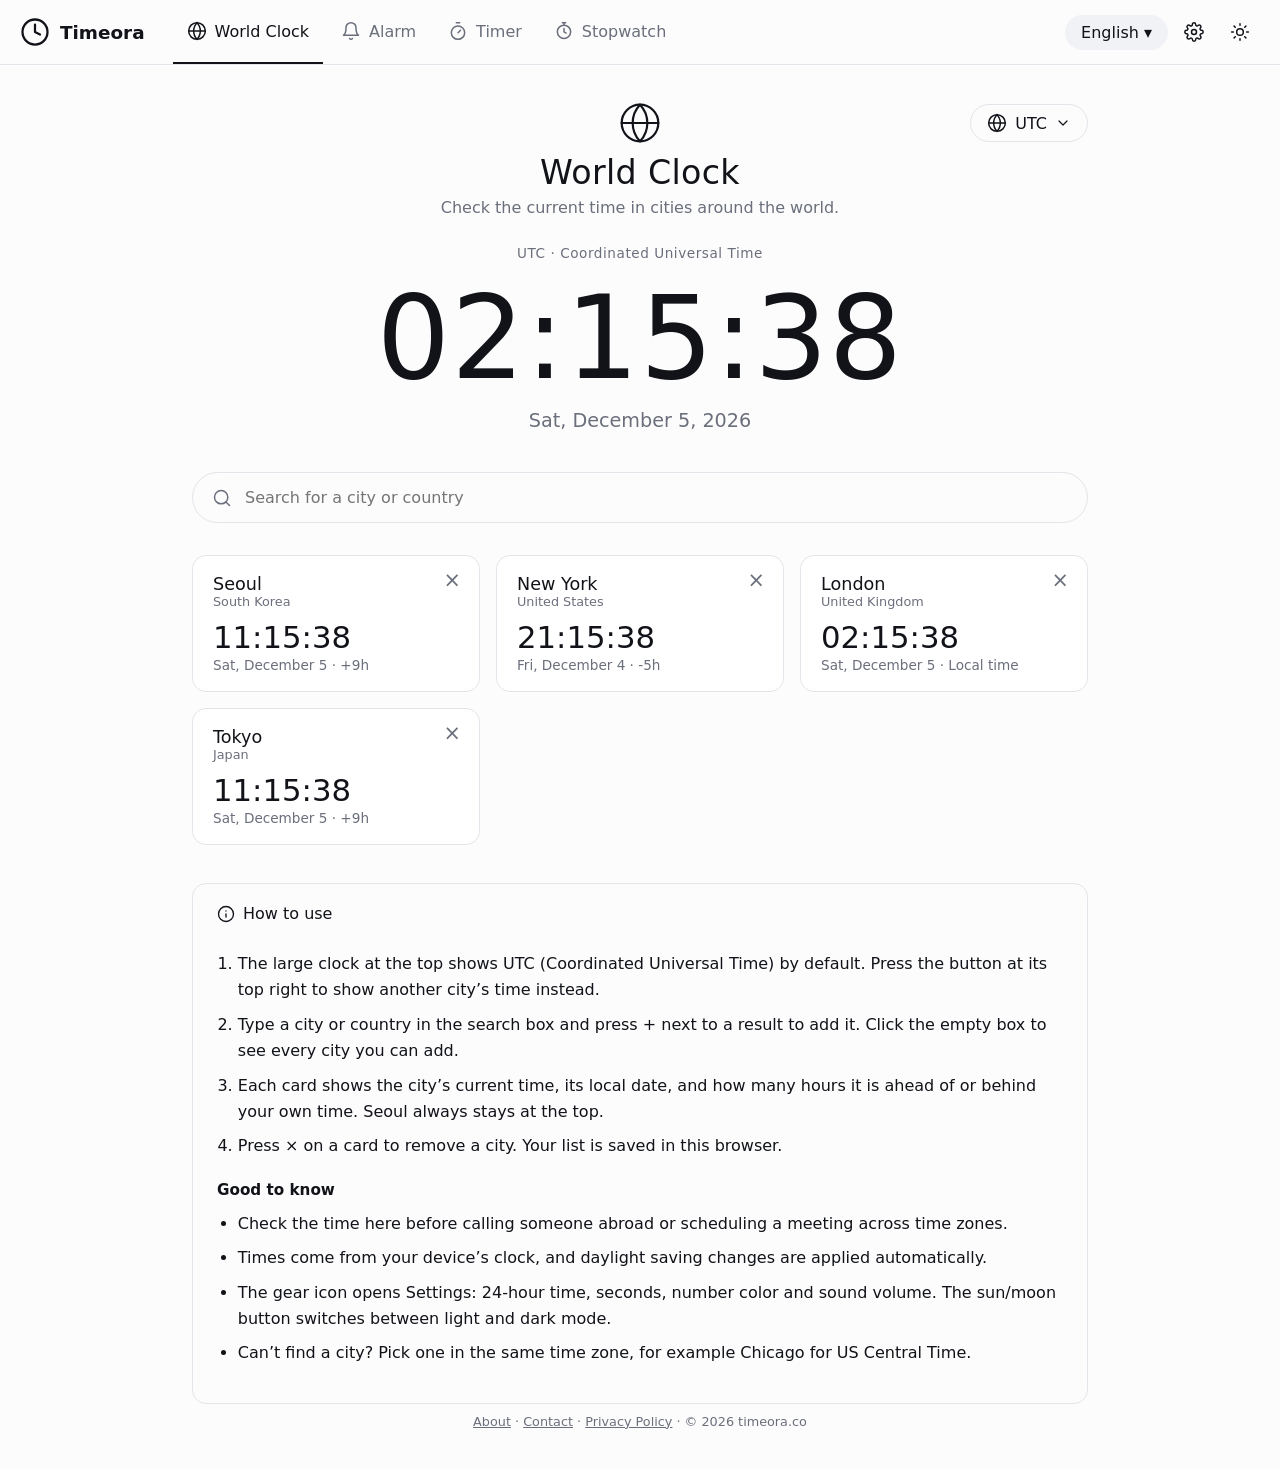
<file: index.html>
<!DOCTYPE html>
<html lang="en">
<head>
<link rel="icon" type="image/png" href="/favicon.png">
<meta charset="utf-8">
<meta name="viewport" content="width=device-width, initial-scale=1">
<title>Timeora: 현재 시간 - UTC &amp; 세계 시간</title>
<link rel="canonical" href="https://timeora.co/">
<meta name="description" content="Check the current time in UTC and 60+ cities worldwide with Timeora's free online world clock. UTC와 전 세계 60개 이상의 도시 시간을 무료로 확인하세요.">
<!-- Paste your Google AdSense snippet here, inside <head>, after your account is created -->
<link rel="stylesheet" href="style.css">
</head>
<body>
<svg width="0" height="0" style="position:absolute" aria-hidden="true"><symbol id="i-clock" viewBox="0 0 24 24"><circle cx="12" cy="12" r="10"/><path d="M12 6v6l4 2"/></symbol><symbol id="i-globe" viewBox="0 0 24 24"><circle cx="12" cy="12" r="10"/><path d="M12 2a14.5 14.5 0 0 0 0 20 14.5 14.5 0 0 0 0-20"/><path d="M2 12h20"/></symbol><symbol id="i-bell" viewBox="0 0 24 24"><path d="M6 8a6 6 0 0 1 12 0c0 7 3 9 3 9H3s3-2 3-9"/><path d="M10.3 21a1.94 1.94 0 0 0 3.4 0"/></symbol><symbol id="i-timer" viewBox="0 0 24 24"><path d="M10 2h4"/><path d="M12 14l3-3"/><circle cx="12" cy="14" r="8"/></symbol><symbol id="i-stopwatch" viewBox="0 0 24 24"><circle cx="12" cy="13" r="8"/><path d="M12 9v4l2.5 1.5"/><path d="M10 2h4"/><path d="M12 2v3"/></symbol><symbol id="i-gear" viewBox="0 0 24 24"><circle cx="12" cy="12" r="3"/><path d="M19.4 15a1.65 1.65 0 0 0 .33 1.82l.06.06a2 2 0 1 1-2.83 2.83l-.06-.06a1.65 1.65 0 0 0-1.82-.33 1.65 1.65 0 0 0-1 1.51V21a2 2 0 1 1-4 0v-.09A1.65 1.65 0 0 0 9 19.4a1.65 1.65 0 0 0-1.82.33l-.06.06a2 2 0 1 1-2.83-2.83l.06-.06A1.65 1.65 0 0 0 4.68 15a1.65 1.65 0 0 0-1.51-1H3a2 2 0 1 1 0-4h.09A1.65 1.65 0 0 0 4.6 9a1.65 1.65 0 0 0-.33-1.82l-.06-.06a2 2 0 1 1 2.83-2.83l.06.06A1.65 1.65 0 0 0 9 4.68a1.65 1.65 0 0 0 1-1.51V3a2 2 0 1 1 4 0v.09a1.65 1.65 0 0 0 1 1.51 1.65 1.65 0 0 0 1.82-.33l.06-.06a2 2 0 1 1 2.83 2.83l-.06.06A1.65 1.65 0 0 0 19.4 9a1.65 1.65 0 0 0 1.51 1H21a2 2 0 1 1 0 4h-.09a1.65 1.65 0 0 0-1.51 1z"/></symbol><symbol id="i-sun" viewBox="0 0 24 24"><circle cx="12" cy="12" r="4"/><path d="M12 2v2M12 20v2M4.93 4.93l1.41 1.41M17.66 17.66l1.41 1.41M2 12h2M20 12h2M4.93 19.07l1.41-1.41M17.66 6.34l1.41-1.41"/></symbol><symbol id="i-moon" viewBox="0 0 24 24"><path d="M21 12.79A9 9 0 1 1 11.21 3 7 7 0 0 0 21 12.79z"/></symbol><symbol id="i-search" viewBox="0 0 24 24"><circle cx="11" cy="11" r="8"/><path d="m21 21-4.3-4.3"/></symbol><symbol id="i-plus" viewBox="0 0 24 24"><circle cx="12" cy="12" r="10"/><path d="M12 8v8M8 12h8"/></symbol><symbol id="i-info" viewBox="0 0 24 24"><circle cx="12" cy="12" r="10"/><path d="M12 16v-4M12 8h.01"/></symbol><symbol id="i-chev" viewBox="0 0 24 24"><path d="m6 9 6 6 6-6"/></symbol><symbol id="i-play" viewBox="0 0 24 24"><polygon points="7 4 20 12 7 20 7 4"/></symbol></svg>
<div class="topbar"><div class="topin">
<a class="brand" href="index.html"><svg class="ic" aria-hidden="true"><use href="#i-clock"/></svg><span>Timeora</span></a>
<nav role="tablist">
<a href="index.html" data-tab="world" aria-current="page"><svg class="ic" aria-hidden="true"><use href="#i-globe"/></svg><span data-i18n="world">World Clock</span></a>
<a href="alarm.html" data-tab="alarm"><svg class="ic" aria-hidden="true"><use href="#i-bell"/></svg><span data-i18n="alarm">Alarm</span></a>
<a href="timer.html" data-tab="timer"><svg class="ic" aria-hidden="true"><use href="#i-timer"/></svg><span data-i18n="timer">Timer</span></a>
<a href="stopwatch.html" data-tab="stopwatch"><svg class="ic" aria-hidden="true"><use href="#i-stopwatch"/></svg><span data-i18n="stopwatch">Stopwatch</span></a>
</nav>
<div class="tools"><button id="langBtn" class="pill"></button><button id="setBtn" class="iconbtn" aria-haspopup="dialog" aria-label="Settings"><svg class="ic" aria-hidden="true"><use href="#i-gear"/></svg></button><button id="themeBtn" class="iconbtn" aria-label="Theme"><svg class="ic" aria-hidden="true"><use id="themeUse" href="#i-sun"/></svg></button></div>
</div></div>
<div class="layout">
<div class="wrap">
<main>
<section id="world" class="panel">
<div class="pagehead"><span class="hicon"><svg class="ic" aria-hidden="true"><use href="#i-globe"/></svg></span><h1 data-i18n="world">World Clock</h1><p data-i18n="subWorld">Check the current time in cities around the world.</p></div>
<div class="mainpick"><button type="button" id="mainBtn" class="pill"><svg class="ic" aria-hidden="true"><use href="#i-globe"/></svg><span id="mainName"></span><svg class="ic chev" aria-hidden="true"><use href="#i-chev"/></svg></button><div id="mainMenu" class="results" hidden><input type="search" id="mainSearch" autocomplete="off" data-i18n-ph="searchCity" placeholder="Search for a city or country"><div id="mainList"></div></div></div>
<div class="tzlabel" id="mainLbl"></div><div class="nowclock big" id="mainClock" data-tz="UTC"></div><div class="nowdate" id="mainDate" data-tz="UTC"></div>
<div class="search"><svg class="ic" aria-hidden="true"><use href="#i-search"/></svg><input type="search" id="citySearch" autocomplete="off" data-i18n-ph="searchCity" placeholder="Search for a city or country"><div id="cityResults" class="results" hidden></div></div>
<div id="worldList"></div>
<div class="info"><div class="infohead"><svg class="ic" aria-hidden="true"><use href="#i-info"/></svg><span data-i18n="more">How to use</span></div><div class="infobody"><div class="guide-wrap"><div class="guide" lang="en"><ol><li>The large clock at the top shows UTC (Coordinated Universal Time) by default. Press the button at its top right to show another city’s time instead.</li><li>Type a city or country in the search box and press + next to a result to add it. Click the empty box to see every city you can add.</li><li>Each card shows the city’s current time, its local date, and how many hours it is ahead of or behind your own time. Seoul always stays at the top.</li><li>Press × on a card to remove a city. Your list is saved in this browser.</li></ol><h3>Good to know</h3><ul><li>Check the time here before calling someone abroad or scheduling a meeting across time zones.</li><li>Times come from your device’s clock, and daylight saving changes are applied automatically.</li><li>The gear icon opens Settings: 24-hour time, seconds, number color and sound volume. The sun/moon button switches between light and dark mode.</li><li>Can’t find a city? Pick one in the same time zone, for example Chicago for US Central Time.</li></ul></div><div class="guide" lang="ko" hidden><ol><li>맨 위의 큰 시계는 기본으로 전 세계 기준 시각인 UTC(세계협정시)를 표시합니다. 오른쪽 위의 버튼을 누르면 원하는 도시의 시간으로 바꿀 수 있습니다.</li><li>검색창에 도시나 국가 이름을 입력하고, 결과 옆의 +를 누르면 추가됩니다. 검색창을 비운 채로 누르면 추가할 수 있는 모든 도시가 나옵니다.</li><li>카드마다 그 도시의 현재 시각, 현지 날짜, 내 시간보다 몇 시간 빠르거나 늦은지가 표시됩니다. 서울은 항상 맨 위에 있습니다.</li><li>카드의 ×를 누르면 도시가 삭제됩니다. 목록은 이 브라우저에 저장됩니다.</li></ol><h3>알아두면 좋은 점</h3><ul><li>해외에 전화하거나 시간대가 다른 사람과 회의 일정을 잡기 전에 시간을 확인할 수 있습니다.</li><li>시간은 사용 중인 기기의 시계를 기준으로 하며, 서머타임 변경은 자동으로 반영됩니다.</li><li>설정(톱니바퀴 아이콘)에서 24시간제, 초 표시, 숫자 색상, 소리 크기를 바꿀 수 있습니다. 해/달 버튼으로 라이트·다크 모드를 전환할 수 있습니다.</li><li>찾는 도시가 없다면 같은 시간대의 다른 도시를 선택하면 됩니다. 예를 들어 미국 중부 시간은 시카고로 확인할 수 있습니다.</li></ul></div></div></div></div>
</section>
</main>
<footer><a href="about.html" id="fa">About</a> &middot; <a href="contact.html" data-i18n="contact">Contact</a> &middot; <a href="privacy.html" data-i18n="privacy">Privacy Policy</a> &middot; &copy; 2026 timeora.co</footer>
</div>
</div>
<div id="settings" hidden role="dialog" aria-modal="true" aria-labelledby="setTitle"><div class="box">
<div class="sethead"><h2 id="setTitle" data-i18n="settings">Settings</h2><button id="setClose" class="x" aria-label="Close">&times;</button></div>
<div class="field"><label for="sH24" data-i18n="use24">24-hour time</label><input type="checkbox" id="sH24" class="sw"></div>
<div class="field"><label for="sSec" data-i18n="showSec">Show seconds</label><input type="checkbox" id="sSec" class="sw"></div>
<div class="field col"><span data-i18n="numColor">Number color</span><div id="swatches" class="swatches"></div></div>
<div class="field"><label for="sVol" data-i18n="volume">Volume</label><input type="range" id="sVol" min="0" max="100" step="5"></div>
<button id="sReset" class="pill" data-i18n="resetAll">Reset to defaults</button>
</div></div>
<div id="ring" hidden role="alertdialog" aria-labelledby="ringTitle"><div class="box"><h2 id="ringTitle"></h2><div class="btns"><button id="snooze" class="pill" data-i18n="snooze">Snooze 9 min</button><button id="stop" class="pill solid" data-i18n="stop">Stop</button></div></div></div>
<script src="langs.js"></script>
<script src="app.js"></script>
<script>
(function(){const link=document.getElementById('fa');if(!link)return;function update(){link.textContent=pickLang()==='ko'?'소개':'About'}update();const original=LSTORE.set.bind(LSTORE);LSTORE.set=function(v){original(v);update()}})();
</script>
</body>
</html>
</file>
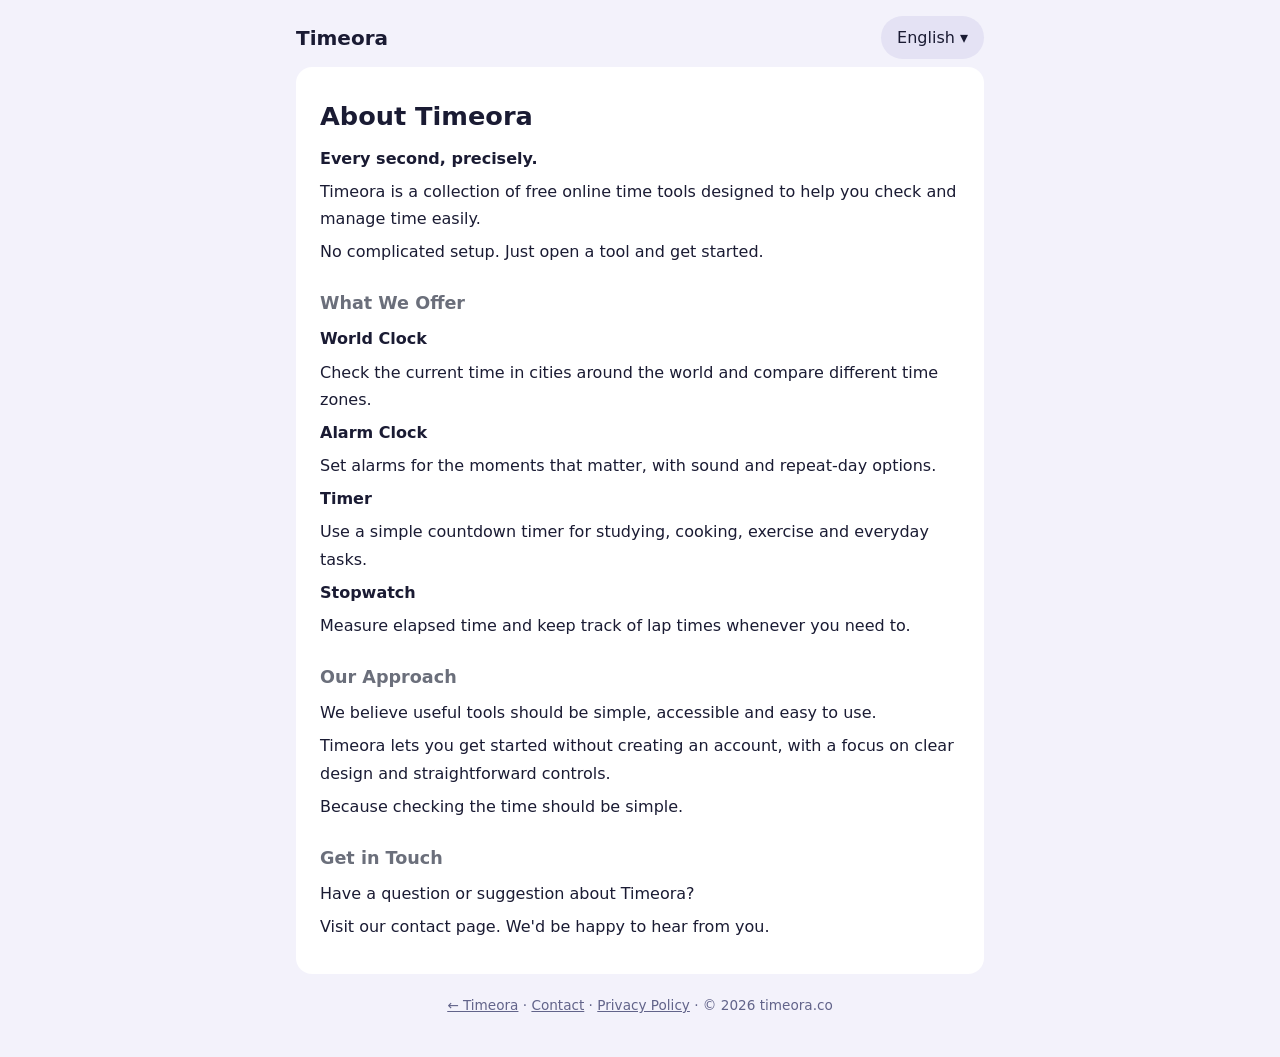
<file: about.html>
<!DOCTYPE html>
<html lang="en">
<head>
<link rel="icon" type="image/png" href="/favicon.png">
<meta charset="utf-8">
<meta name="viewport" content="width=device-width, initial-scale=1">
<link rel="canonical" href="https://timeora.co/about.html">
<title>About Timeora</title>
<meta name="description" content="Learn about Timeora, free online tools for world time, alarms, timers and stopwatch.">
<style>
:root{--bg:#14162b;--card:#1e2140;--card2:#2a2e57;--text:#eceaf6;--sub:#9a9cc0;--gray:#a3a5b8;--accent:#eceaf6;color-scheme:dark}
@media(prefers-color-scheme:light){:root{--bg:#f3f2fb;--card:#fff;--card2:#e4e2f4;--text:#1a1b33;--sub:#62648a;--gray:#6b6f7b;--accent:#1a1b33;color-scheme:light}}
*{box-sizing:border-box}
[hidden]{display:none!important}
body{margin:0;background:var(--bg);color:var(--text);font-family:"Avenir Next","Segoe UI",system-ui,-apple-system,sans-serif;line-height:1.7}
.wrap{max-width:720px;margin:0 auto;padding:16px 16px 40px}
header{display:flex;justify-content:space-between;align-items:center;margin-bottom:8px}
header a{color:var(--text);font-weight:600;font-size:1.25rem;text-decoration:none}
button{font:inherit;color:inherit;border:0;cursor:pointer;background:var(--card2);padding:8px 16px;border-radius:999px}
:focus-visible{outline:2px solid var(--gray);outline-offset:2px}
main{background:var(--card);border-radius:16px;padding:8px 24px 28px}
h1{font-size:1.6rem;margin:20px 0 4px}
h2{font-size:1.1rem;margin:24px 0 4px;color:var(--gray);font-weight:700}
p{margin:6px 0}
a{color:var(--accent);text-decoration:underline}
footer{text-align:center;margin-top:20px;font-size:.85rem;color:var(--sub)}
footer a{color:var(--sub)}
</style>
</head>
<body>
<div class="wrap">
<header><a href="index.html">Timeora</a><button id="langBtn"></button></header>
<main>

<div id="en" lang="en">
<h1>About Timeora</h1>

<p><strong>Every second, precisely.</strong></p>

<p>Timeora is a collection of free online time tools designed to help you check and manage time easily.</p>

<p>No complicated setup. Just open a tool and get started.</p>

<h2>What We Offer</h2>

<p><strong>World Clock</strong></p>
<p>Check the current time in cities around the world and compare different time zones.</p>

<p><strong>Alarm Clock</strong></p>
<p>Set alarms for the moments that matter, with sound and repeat-day options.</p>

<p><strong>Timer</strong></p>
<p>Use a simple countdown timer for studying, cooking, exercise and everyday tasks.</p>

<p><strong>Stopwatch</strong></p>
<p>Measure elapsed time and keep track of lap times whenever you need to.</p>

<h2>Our Approach</h2>

<p>We believe useful tools should be simple, accessible and easy to use.</p>

<p>Timeora lets you get started without creating an account, with a focus on clear design and straightforward controls.</p>

<p>Because checking the time should be simple.</p>

<h2>Get in Touch</h2>

<p>Have a question or suggestion about Timeora?</p>

<p>Visit our contact page. We'd be happy to hear from you.</p>
</div>

<div id="ko" lang="ko" hidden>
<h1>Timeora 소개</h1>

<p><strong>Every second, precisely.</strong></p>

<p>Timeora는 시간을 쉽고 편리하게 확인하고 관리할 수 있도록 만든 무료 온라인 시간 도구입니다.</p>

<p>복잡한 설정 없이, 필요한 도구를 열고 바로 사용할 수 있습니다.</p>

<h2 style="color: #000000; font-weight: 700;">제공하는 도구</h2>

<p><strong style="color: #808080;">세계 시계</strong></p>
<p>전 세계 여러 도시의 현재 시각을 확인하고 시간대를 비교할 수 있습니다.</p>

<p><strong style="color: #808080;">온라인 알람</strong></p>
<p>원하는 시간에 알람을 설정하고 알람 소리와 반복 요일을 선택할 수 있습니다.</p>

<p><strong style="color: #808080;">온라인 타이머</strong></p>
<p>공부, 요리, 운동 등 다양한 일상 활동에 활용할 수 있는 카운트다운 타이머입니다.</p>

<p><strong style="color: #808080;">온라인 스톱워치</strong></p>
<p>경과 시간을 측정하고 필요할 때 랩 기록을 확인할 수 있습니다.</p>

<h2 style="color: #000000; font-weight: 700;">Timeora가 추구하는 것</h2>

<p>유용한 도구는 누구나 쉽고 편하게 사용할 수 있어야 한다고 생각합니다.</p>

<p>Timeora는 회원가입 없이 바로 이용할 수 있으며, 깔끔한 디자인과 직관적인 사용법을 중요하게 생각합니다.</p>

<p>시간을 확인하는 일은 간단해야 하니까요.</p>

<h2 style="color: #000000; font-weight: 700;">문의하기</h2>

<p>Timeora에 관한 질문이나 의견이 있으신가요?</p>

<p>문의 페이지를 통해 편하게 연락해 주세요. 여러분의 의견을 환영합니다.</p>
</div>

</main>
<footer>
<a href="index.html">&larr; Timeora</a>
&middot; <a href="contact.html" id="fc"></a>
&middot; <a href="privacy.html" id="fp"></a>
&middot; &copy; 2026 timeora.co
</footer>
</div>

<script src="langs.js"></script>
<script>
let lang=pickLang();

function apply(){
const c=lang==='ko'?'ko':'en';

document.documentElement.lang=c;
document.getElementById('en').hidden=c!=='en';
document.getElementById('ko').hidden=c!=='ko';

document.getElementById('fc').textContent=langInfo(lang)[2];
document.getElementById('fp').textContent=
  c==='ko'?'개인정보처리방침':'Privacy Policy';

document.title=(c==='ko'?'Timeora 소개':'About Timeora')+' | Timeora';

if(typeof langLabel==='function')langLabel();
}

const langLabel=initLangMenu(
  document.getElementById('langBtn'),
  ()=>lang,
  l=>{lang=l;apply()}
);

apply();
</script>
</body>
</html>
</file>
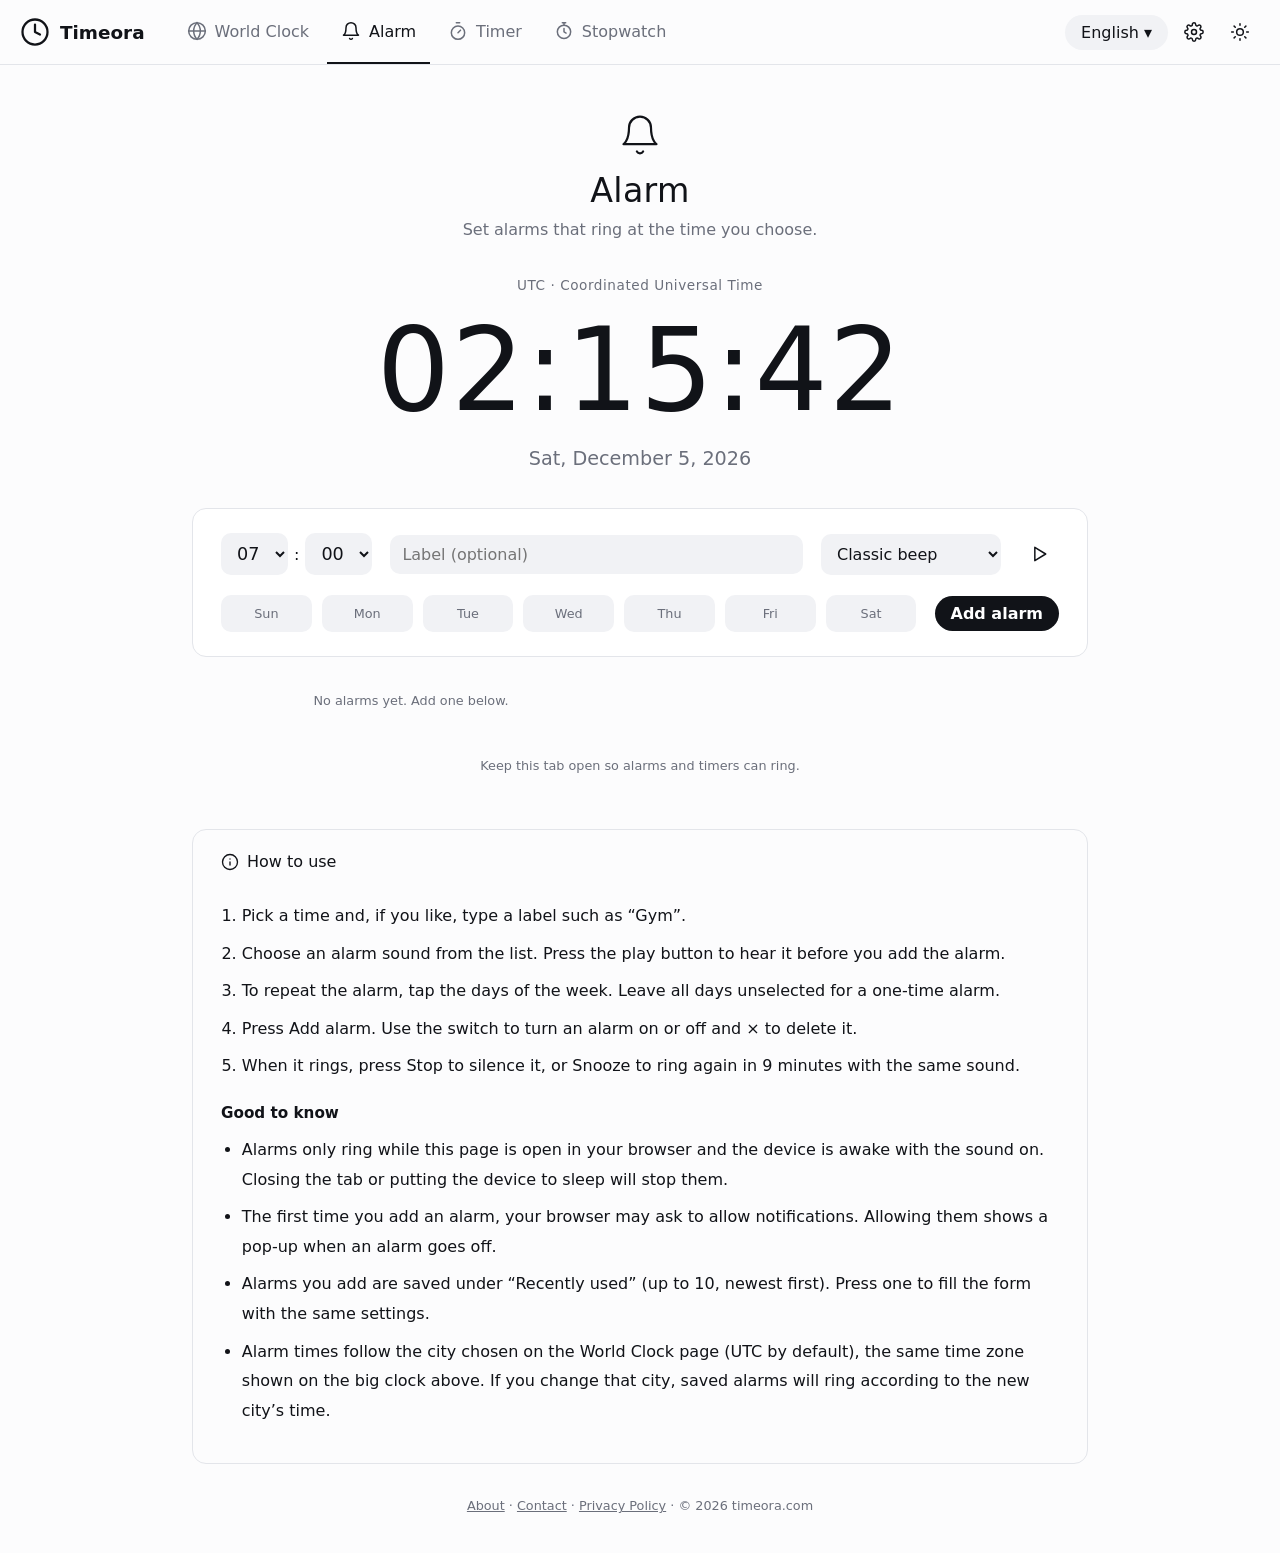
<file: alarm.html>
<!DOCTYPE html>
<html lang="en">
<head>
<link rel="icon" type="image/png" href="/favicon.png">
<meta charset="utf-8">
<meta name="viewport" content="width=device-width, initial-scale=1">
<link rel="canonical" href="https://timeora.co/alarm.html/">
<title>Online Alarm Clock - 무료 온라인 알람 시계 | Timeora</title>
<meta name="description" content="Set a free online alarm with 20 sounds and repeat-day options. 20가지 알람 소리와 요일 반복 설정을 지원하는 무료 온라인 알람 시계입니다.">
<!-- Paste your Google AdSense snippet here, inside <head>, after your account is created -->
<link rel="stylesheet" href="style.css">
</head>
<body>
<svg width="0" height="0" style="position:absolute" aria-hidden="true"><symbol id="i-clock" viewBox="0 0 24 24"><circle cx="12" cy="12" r="10"/><path d="M12 6v6l4 2"/></symbol><symbol id="i-globe" viewBox="0 0 24 24"><circle cx="12" cy="12" r="10"/><path d="M12 2a14.5 14.5 0 0 0 0 20 14.5 14.5 0 0 0 0-20"/><path d="M2 12h20"/></symbol><symbol id="i-bell" viewBox="0 0 24 24"><path d="M6 8a6 6 0 0 1 12 0c0 7 3 9 3 9H3s3-2 3-9"/><path d="M10.3 21a1.94 1.94 0 0 0 3.4 0"/></symbol><symbol id="i-timer" viewBox="0 0 24 24"><path d="M10 2h4"/><path d="M12 14l3-3"/><circle cx="12" cy="14" r="8"/></symbol><symbol id="i-stopwatch" viewBox="0 0 24 24"><circle cx="12" cy="13" r="8"/><path d="M12 9v4l2.5 1.5"/><path d="M10 2h4"/><path d="M12 2v3"/></symbol><symbol id="i-gear" viewBox="0 0 24 24"><circle cx="12" cy="12" r="3"/><path d="M19.4 15a1.65 1.65 0 0 0 .33 1.82l.06.06a2 2 0 1 1-2.83 2.83l-.06-.06a1.65 1.65 0 0 0-1.82-.33 1.65 1.65 0 0 0-1 1.51V21a2 2 0 1 1-4 0v-.09A1.65 1.65 0 0 0 9 19.4a1.65 1.65 0 0 0-1.82.33l-.06.06a2 2 0 1 1-2.83-2.83l.06-.06A1.65 1.65 0 0 0 4.68 15a1.65 1.65 0 0 0-1.51-1H3a2 2 0 1 1 0-4h.09A1.65 1.65 0 0 0 4.6 9a1.65 1.65 0 0 0-.33-1.82l-.06-.06a2 2 0 1 1 2.83-2.83l.06.06A1.65 1.65 0 0 0 9 4.68a1.65 1.65 0 0 0 1-1.51V3a2 2 0 1 1 4 0v.09a1.65 1.65 0 0 0 1 1.51 1.65 1.65 0 0 0 1.82-.33l.06-.06a2 2 0 1 1 2.83 2.83l-.06.06A1.65 1.65 0 0 0 19.4 9a1.65 1.65 0 0 0 1.51 1H21a2 2 0 1 1 0 4h-.09a1.65 1.65 0 0 0-1.51 1z"/></symbol><symbol id="i-sun" viewBox="0 0 24 24"><circle cx="12" cy="12" r="4"/><path d="M12 2v2M12 20v2M4.93 4.93l1.41 1.41M17.66 17.66l1.41 1.41M2 12h2M20 12h2M4.93 19.07l1.41-1.41M17.66 6.34l1.41-1.41"/></symbol><symbol id="i-moon" viewBox="0 0 24 24"><path d="M21 12.79A9 9 0 1 1 11.21 3 7 7 0 0 0 21 12.79z"/></symbol><symbol id="i-search" viewBox="0 0 24 24"><circle cx="11" cy="11" r="8"/><path d="m21 21-4.3-4.3"/></symbol><symbol id="i-plus" viewBox="0 0 24 24"><circle cx="12" cy="12" r="10"/><path d="M12 8v8M8 12h8"/></symbol><symbol id="i-info" viewBox="0 0 24 24"><circle cx="12" cy="12" r="10"/><path d="M12 16v-4M12 8h.01"/></symbol><symbol id="i-chev" viewBox="0 0 24 24"><path d="m6 9 6 6 6-6"/></symbol><symbol id="i-play" viewBox="0 0 24 24"><polygon points="7 4 20 12 7 20 7 4"/></symbol></svg>
<div class="topbar"><div class="topin">
<a class="brand" href="index.html"><svg class="ic" aria-hidden="true"><use href="#i-clock"/></svg><span>Timeora</span></a>
<nav role="tablist">
<a href="index.html" data-tab="world"><svg class="ic" aria-hidden="true"><use href="#i-globe"/></svg><span data-i18n="world">World Clock</span></a>
<a href="alarm.html" data-tab="alarm" aria-current="page"><svg class="ic" aria-hidden="true"><use href="#i-bell"/></svg><span data-i18n="alarm">Alarm</span></a>
<a href="timer.html" data-tab="timer"><svg class="ic" aria-hidden="true"><use href="#i-timer"/></svg><span data-i18n="timer">Timer</span></a>
<a href="stopwatch.html" data-tab="stopwatch"><svg class="ic" aria-hidden="true"><use href="#i-stopwatch"/></svg><span data-i18n="stopwatch">Stopwatch</span></a>
</nav>
<div class="tools"><button id="langBtn" class="pill"></button><button id="setBtn" class="iconbtn" aria-haspopup="dialog" aria-label="Settings"><svg class="ic" aria-hidden="true"><use href="#i-gear"/></svg></button><button id="themeBtn" class="iconbtn" aria-label="Theme"><svg class="ic" aria-hidden="true"><use id="themeUse" href="#i-sun"/></svg></button></div>
</div></div>
<div class="layout">
<div class="wrap">
<main>
<section id="alarm" class="panel spaced">
<div class="pagehead"><span class="hicon"><svg class="ic" aria-hidden="true"><use href="#i-bell"/></svg></span><h1 data-i18n="alarm">Alarm</h1><p data-i18n="subAlarm">Set alarms that ring at the time you choose.</p></div>
<div class="tzlabel" id="alLbl"></div><div class="nowclock big" id="alClock"></div><div class="nowdate" id="alDate"></div>
<div class="card addalarm"><div class="timesel"><select id="aH"></select><span>:</span><select id="aM"></select><select id="aAP" hidden></select></div><input type="text" id="aLabel" maxlength="40" data-i18n-ph="label" placeholder="Label (optional)"><select id="aSound"></select><button type="button" id="aPrev" class="iconbtn" aria-label="Preview"><svg class="ic" aria-hidden="true"><use href="#i-play"/></svg></button><div id="aDays" class="days"></div><button id="aAdd" class="pill solid" data-i18n="addAlarm">Add alarm</button></div>
<div id="alarmList"></div>
<p class="note" data-i18n="keepOpen">Keep this tab open so alarms and timers can ring.</p>
<div class="recent" id="alRecent" hidden><div class="rhead"><span data-i18n="recent">Recently used</span><button type="button" class="linkbtn" data-clear="1" data-i18n="clear">Clear</button></div><div class="rlist"></div></div>
<div class="info"><div class="infohead"><svg class="ic" aria-hidden="true"><use href="#i-info"/></svg><span data-i18n="more">How to use</span></div><div class="infobody"><div class="guide-wrap"><div class="guide" lang="en"><ol><li>Pick a time and, if you like, type a label such as “Gym”.</li><li>Choose an alarm sound from the list. Press the play button to hear it before you add the alarm.</li><li>To repeat the alarm, tap the days of the week. Leave all days unselected for a one-time alarm.</li><li>Press Add alarm. Use the switch to turn an alarm on or off and × to delete it.</li><li>When it rings, press Stop to silence it, or Snooze to ring again in 9 minutes with the same sound.</li></ol><h3>Good to know</h3><ul><li>Alarms only ring while this page is open in your browser and the device is awake with the sound on. Closing the tab or putting the device to sleep will stop them.</li><li>The first time you add an alarm, your browser may ask to allow notifications. Allowing them shows a pop-up when an alarm goes off.</li><li>Alarms you add are saved under “Recently used” (up to 10, newest first). Press one to fill the form with the same settings.</li><li>Alarm times follow the city chosen on the World Clock page (UTC by default), the same time zone shown on the big clock above. If you change that city, saved alarms will ring according to the new city’s time.</li></ul></div><div class="guide" lang="ko" hidden><ol><li>시간을 선택하고, 필요하면 ‘운동’ 같은 이름을 입력합니다.</li><li>목록에서 알람 소리를 선택합니다. 재생 버튼을 누르면 알람을 추가하기 전에 소리를 들어 볼 수 있습니다.</li><li>반복하려면 요일 버튼을 누릅니다. 요일을 하나도 선택하지 않으면 한 번만 울리는 알람이 됩니다.</li><li>‘알람 추가’를 누릅니다. 스위치로 알람을 켜고 끌 수 있으며, ×로 삭제할 수 있습니다.</li><li>알람이 울리면 ‘중지’로 끄거나 ‘9분 후 다시 알림’으로 같은 소리로 9분 뒤에 다시 울리게 할 수 있습니다.</li></ol><h3>알아두면 좋은 점</h3><ul><li>알람은 이 페이지가 브라우저에 열려 있고 기기가 켜져 있으며 소리가 켜져 있을 때만 울립니다. 탭을 닫거나 기기가 절전 상태가 되면 울리지 않습니다.</li><li>처음 알람을 추가할 때 브라우저가 알림 허용 여부를 물을 수 있습니다. 허용하면 알람이 울릴 때 알림 창이 표시됩니다.</li><li>추가한 알람은 ‘최근 사용한 항목’에 최신순으로 최대 10개까지 저장되며, 누르면 같은 설정이 입력 칸에 채워집니다.</li><li>알람 시간은 세계 시계 페이지에서 고른 도시(기본은 UTC)의 시각을 따르며, 위쪽 큰 시계와 같은 시간대입니다. 그 도시를 바꾸면 저장해 둔 알람도 새 도시의 시각 기준으로 울립니다.</li></ul></div></div></div></div>
</section>
</main>
<footer><a href="about.html" id="fa">About</a> &middot; <a href="contact.html" data-i18n="contact">Contact</a> &middot; <a href="privacy.html" data-i18n="privacy">Privacy Policy</a> &middot; &copy; 2026 timeora.com</footer>
</div>
</div>
<div id="settings" hidden role="dialog" aria-modal="true" aria-labelledby="setTitle"><div class="box">
<div class="sethead"><h2 id="setTitle" data-i18n="settings">Settings</h2><button id="setClose" class="x" aria-label="Close">&times;</button></div>
<div class="field"><label for="sH24" data-i18n="use24">24-hour time</label><input type="checkbox" id="sH24" class="sw"></div>
<div class="field"><label for="sSec" data-i18n="showSec">Show seconds</label><input type="checkbox" id="sSec" class="sw"></div>
<div class="field col"><span data-i18n="numColor">Number color</span><div id="swatches" class="swatches"></div></div>
<div class="field"><label for="sVol" data-i18n="volume">Volume</label><input type="range" id="sVol" min="0" max="100" step="5"></div>
<button id="sReset" class="pill" data-i18n="resetAll">Reset to defaults</button>
</div></div>
<div id="ring" hidden role="alertdialog" aria-labelledby="ringTitle"><div class="box"><h2 id="ringTitle"></h2><div class="btns"><button id="snooze" class="pill" data-i18n="snooze">Snooze 9 min</button><button id="stop" class="pill solid" data-i18n="stop">Stop</button></div></div></div>
<script src="langs.js"></script>
<script src="app.js"></script>
<script>
(function(){const link=document.getElementById('fa');if(!link)return;function update(){link.textContent=pickLang()==='ko'?'소개':'About'}update();const original=LSTORE.set.bind(LSTORE);LSTORE.set=function(v){original(v);update()}})();
</script>
</body>
</html>
</file>
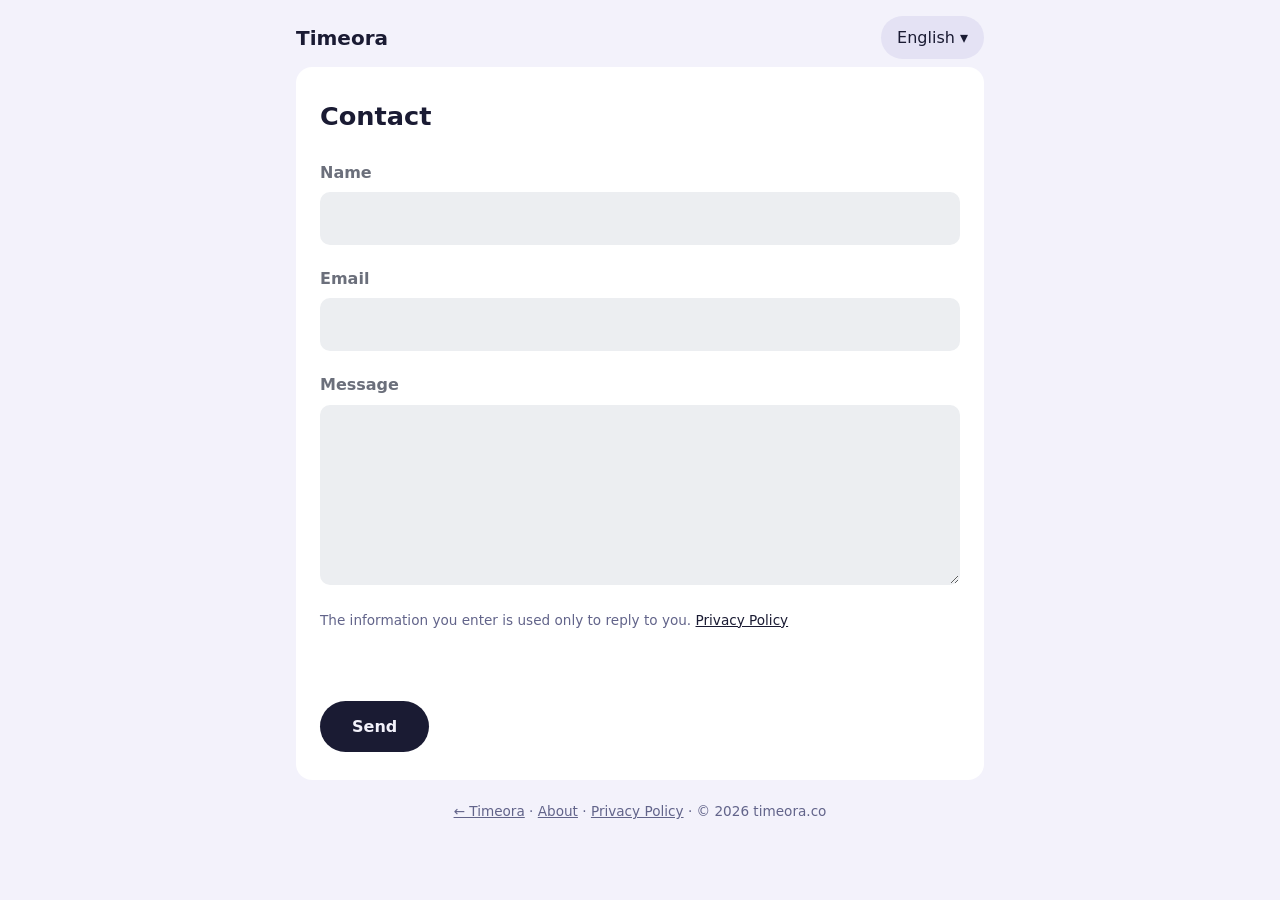
<file: contact.html>
<!DOCTYPE html>
<html lang="en">
<head>
<link rel="icon" type="image/png" href="/favicon.png">
<meta charset="utf-8">
<meta name="viewport" content="width=device-width, initial-scale=1">
<link rel="canonical" href="https://timeora.co/contact.html/">
<title>Contact | Timeora</title>
<meta name="description" content="Contact Timeora, a free online world clock, alarm, stopwatch and timer.">
<style>
:root{--bg:#14162b;--card:#1e2140;--card2:#2a2e57;--text:#eceaf6;--sub:#9a9cc0;--gray:#a3a5b8;--accent:#eceaf6;--field:#2d2f38;color-scheme:dark}
@media(prefers-color-scheme:light){:root{--bg:#f3f2fb;--card:#fff;--card2:#e4e2f4;--text:#1a1b33;--sub:#62648a;--gray:#6b6f7b;--accent:#1a1b33;--field:#eceef1;color-scheme:light}}
*{box-sizing:border-box}
[hidden]{display:none!important}
body{margin:0;background:var(--bg);color:var(--text);font-family:"Avenir Next","Segoe UI",system-ui,-apple-system,sans-serif;line-height:1.7}
.wrap{max-width:720px;margin:0 auto;padding:16px 16px 40px}
header{display:flex;justify-content:space-between;align-items:center;margin-bottom:8px}
header a{color:var(--text);font-weight:600;font-size:1.25rem;text-decoration:none}
button{font:inherit;color:inherit;border:0;cursor:pointer;background:var(--card2);padding:8px 16px;border-radius:999px}
:focus-visible{outline:2px solid var(--gray);outline-offset:2px}
main{background:var(--card);border-radius:16px;padding:8px 24px 28px}
h1{font-size:1.6rem;margin:20px 0 4px}
h2{font-size:1.1rem;margin:24px 0 4px;color:var(--gray);font-weight:700}
p{margin:6px 0}
a{color:var(--accent);text-decoration:underline}
footer{text-align:center;margin-top:20px;font-size:.85rem;color:var(--sub)}
footer a{color:var(--sub)}
form label{display:block;margin:20px 0 6px;font-weight:700;color:var(--gray)}
form input,form textarea{width:100%;background:var(--field);color:inherit;border:1px solid transparent;border-radius:10px;padding:12px 14px;font:inherit}
form textarea{min-height:180px;resize:vertical}
.send{background:var(--text);color:var(--bg);font-weight:700;padding:12px 32px;margin-top:22px}
.send:disabled{opacity:.5;cursor:default}
.note{color:var(--sub);font-size:.85rem;margin-top:16px}
#cstatus{min-height:1.7em;margin-top:14px;font-weight:600;color:var(--gray)}
</style>
</head>
<body>
<div class="wrap">
<header><a href="index.html">Timeora</a><button id="langBtn"></button></header>
<main>
<h1 data-k="title"></h1>
<form id="cform" novalidate>
<label for="cn" data-k="name"></label>
<input id="cn" type="text" required maxlength="80" autocomplete="name">
<label for="ce" data-k="email"></label>
<input id="ce" type="email" required maxlength="120" autocomplete="email">
<label for="cm" data-k="message"></label>
<textarea id="cm" required maxlength="3000"></textarea>
<input type="checkbox" id="cb" tabindex="-1" autocomplete="off" aria-hidden="true" style="display:none">
<p class="note"><span data-k="note"></span> <a href="privacy.html" data-k="privacy"></a></p>
<p id="cstatus" role="status"></p>
<button type="submit" id="csend" class="send" data-k="send"></button>
</form>
</main>
<footer><a href="index.html">&larr; Timeora</a> &middot; <a href="about.html" id="fa">About</a> &middot; <a href="privacy.html" id="fp"></a> &middot; &copy; 2026 timeora.co</footer>
</div>
<script src="langs.js"></script>
<script>
/* Web3Forms access key. It is public by design and forwards messages to the site owner's inbox without exposing the address. */
const WEB3FORMS_KEY='f5dbe1ca-45be-4428-9f94-0d7a387bf76c';
const KEYS='title,name,email,message,send,note,sending,ok,fail,invalid'.split(',');
const T={
en:{title:'Contact',name:'Name',email:'Email',message:'Message',send:'Send',note:'The information you enter is used only to reply to you.',sending:'Sending…',ok:'Your message has been sent. Thank you.',fail:'The message could not be sent. Please try again later.',notready:'The contact form is not connected yet.',invalid:'Please fill in every field with a valid email address.'},
ko:{title:'문의처',name:'이름',email:'전자 메일',message:'메시지',send:'보내기',note:'입력하신 정보는 답변을 위해서만 사용됩니다.',sending:'보내는 중입니다…',ok:'문의가 전송되었습니다. 감사합니다.',fail:'전송하지 못했습니다. 잠시 후 다시 시도해 주십시오.',notready:'문의 양식이 아직 연결되지 않았습니다.',invalid:'모든 항목을 입력하고 올바른 전자 메일 주소를 적어 주십시오.'}
};
const TX={
ja:['お問い合わせ','お名前','メールアドレス','メッセージ','送信','入力いただいた情報は、返信のためにのみ使用します。','送信中…','送信しました。ありがとうございます。','送信できませんでした。しばらくしてからもう一度お試しください。','すべての項目を入力し、正しいメールアドレスを入力してください。'],
zh:['联系我们','姓名','电子邮箱','留言','发送','您填写的信息仅用于回复您。','发送中…','已发送，谢谢。','发送失败，请稍后再试。','请填写所有项目，并输入有效的电子邮箱。'],
es:['Contacto','Nombre','Correo electrónico','Mensaje','Enviar','La información que introduces solo se usa para responderte.','Enviando…','Mensaje enviado. Gracias.','No se pudo enviar el mensaje. Inténtalo de nuevo más tarde.','Rellena todos los campos con un correo electrónico válido.'],
pt:['Contato','Nome','E-mail','Mensagem','Enviar','As informações inseridas são usadas apenas para responder a você.','Enviando…','Mensagem enviada. Obrigado.','Não foi possível enviar a mensagem. Tente novamente mais tarde.','Preencha todos os campos com um e-mail válido.'],
fr:['Contact','Nom','E-mail','Message','Envoyer','Les informations saisies servent uniquement à vous répondre.','Envoi en cours…','Message envoyé. Merci.','Le message n’a pas pu être envoyé. Veuillez réessayer plus tard.','Remplissez tous les champs avec une adresse e-mail valide.'],
de:['Kontakt','Name','E-Mail','Nachricht','Senden','Deine Angaben werden nur zur Beantwortung verwendet.','Wird gesendet…','Nachricht gesendet. Danke.','Die Nachricht konnte nicht gesendet werden. Bitte versuche es später erneut.','Bitte fülle alle Felder mit einer gültigen E-Mail-Adresse aus.'],
id:['Kontak','Nama','Email','Pesan','Kirim','Informasi yang Anda masukkan hanya digunakan untuk membalas Anda.','Mengirim…','Pesan terkirim. Terima kasih.','Pesan gagal dikirim. Coba lagi nanti.','Isi semua kolom dengan alamat email yang valid.'],
vi:['Liên hệ','Tên','Email','Tin nhắn','Gửi','Thông tin bạn nhập chỉ dùng để phản hồi bạn.','Đang gửi…','Đã gửi tin nhắn. Cảm ơn bạn.','Không gửi được tin nhắn. Vui lòng thử lại sau.','Vui lòng điền đủ các mục và nhập email hợp lệ.'],
ru:['Контакты','Имя','Электронная почта','Сообщение','Отправить','Введённые данные используются только для ответа вам.','Отправка…','Сообщение отправлено. Спасибо.','Не удалось отправить сообщение. Попробуйте позже.','Заполните все поля и укажите действительный адрес электронной почты.']
};
Object.keys(TX).forEach(c=>{T[c]={};KEYS.forEach((k,i)=>{T[c][k]=TX[c][i]})});
const tx=k=>(T[lang]&&T[lang][k])||T.en[k];
let lang=pickLang();
const $=s=>document.querySelector(s);
function apply(){
document.documentElement.lang=lang;
document.querySelectorAll('[data-k]').forEach(e=>{e.textContent=e.dataset.k==='privacy'?langInfo(lang)[3]:tx(e.dataset.k)});
$('#fp').textContent=langInfo(lang)[3];
$('#fa').textContent = lang === 'ko' ? '소개' : 'About';
document.title=langInfo(lang)[2]+' | Timeora';
if(typeof langLabel==='function')langLabel();
}
const langLabel=initLangMenu($('#langBtn'),()=>lang,l=>{lang=l;apply()});
$('#cform').addEventListener('submit',async e=>{
e.preventDefault();
const st=$('#cstatus'),btn=$('#csend'),n=$('#cn').value.trim(),m=$('#ce').value.trim(),msg=$('#cm').value.trim();
if(!n||!msg||!$('#ce').checkValidity()||!m){st.textContent=tx('invalid');return}
if($('#cb').checked){st.textContent=tx('ok');return}
if(WEB3FORMS_KEY.indexOf('YOUR_')===0){st.textContent=tx('notready');return}
btn.disabled=true;st.textContent=tx('sending');
try{
const r=await fetch('https://api.web3forms.com/submit',{method:'POST',headers:{'Content-Type':'application/json',Accept:'application/json'},body:JSON.stringify({access_key:WEB3FORMS_KEY,subject:'Timeora 문의 / Contact',from_name:'Timeora',name:n,email:m,message:msg})});
const j=await r.json();
if(!j.success)throw new Error('send failed');
$('#cform').reset();st.textContent=tx('ok');
}catch(err){st.textContent=tx('fail')}
btn.disabled=false;
});
apply();
</script>
</body>
</html>
</file>
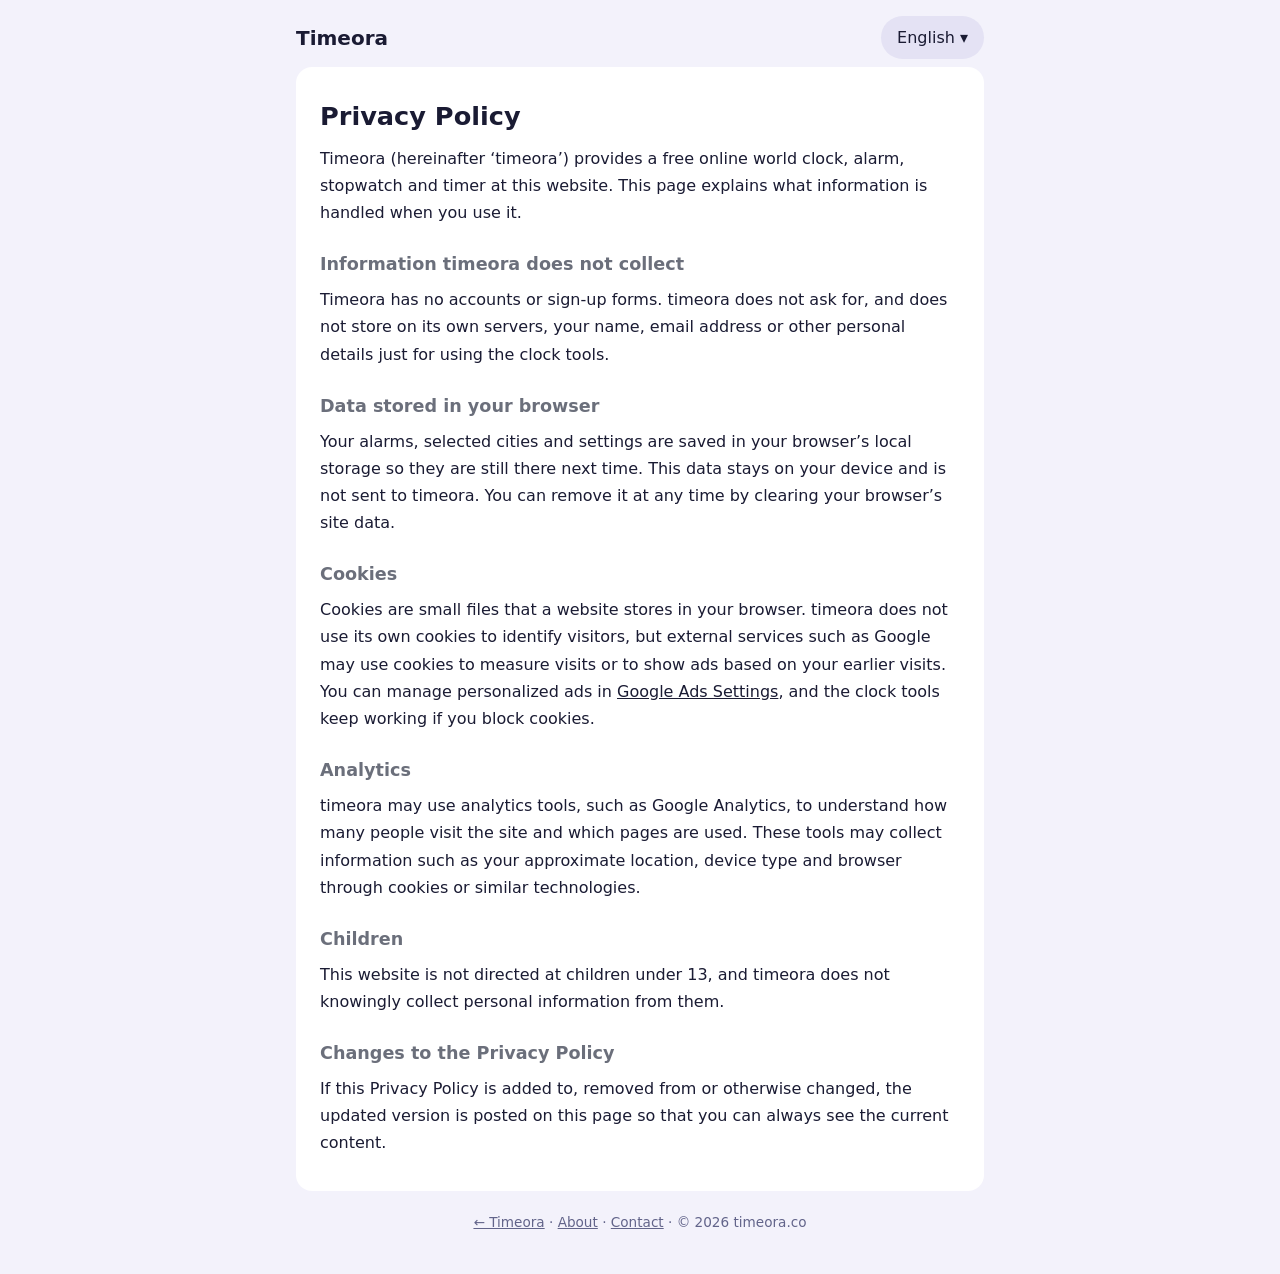
<file: privacy.html>
<!DOCTYPE html>
<html lang="en">
<head>
<link rel="icon" type="image/png" href="/favicon.png">
<meta charset="utf-8">
<meta name="viewport" content="width=device-width, initial-scale=1">
<link rel="canonical" href="https://timeora.co/privacy.html/">
<title>Privacy Policy | Timeora</title>
<meta name="description" content="Privacy policy for Timeora, a free online world clock, alarm, stopwatch and timer.">
<style>
:root{--bg:#14162b;--card:#1e2140;--card2:#2a2e57;--text:#eceaf6;--sub:#9a9cc0;--gray:#a3a5b8;--accent:#eceaf6;color-scheme:dark}
@media(prefers-color-scheme:light){:root{--bg:#f3f2fb;--card:#fff;--card2:#e4e2f4;--text:#1a1b33;--sub:#62648a;--gray:#6b6f7b;--accent:#1a1b33;color-scheme:light}}
*{box-sizing:border-box}
[hidden]{display:none!important}
body{margin:0;background:var(--bg);color:var(--text);font-family:"Avenir Next","Segoe UI",system-ui,-apple-system,sans-serif;line-height:1.7}
.wrap{max-width:720px;margin:0 auto;padding:16px 16px 40px}
header{display:flex;justify-content:space-between;align-items:center;margin-bottom:8px}
header a{color:var(--text);font-weight:600;font-size:1.25rem;text-decoration:none}
button{font:inherit;color:inherit;border:0;cursor:pointer;background:var(--card2);padding:8px 16px;border-radius:999px}
:focus-visible{outline:2px solid var(--gray);outline-offset:2px}
main{background:var(--card);border-radius:16px;padding:8px 24px 28px}
h1{font-size:1.6rem;margin:20px 0 4px}
h2{font-size:1.1rem;margin:24px 0 4px;color:var(--gray);font-weight:700}
p{margin:6px 0}
a{color:var(--accent);text-decoration:underline}
footer{text-align:center;margin-top:20px;font-size:.85rem;color:var(--sub)}
footer a{color:var(--sub)}
</style>
</head>
<body>
<div class="wrap">
<header><a href="index.html">Timeora</a><button id="langBtn"></button></header>
<main>

<div id="en" lang="en">
<h1>Privacy Policy</h1>
<p>Timeora (hereinafter ‘timeora’) provides a free online world clock, alarm, stopwatch and timer at this website. This page explains what information is handled when you use it.</p>

<h2>Information timeora does not collect</h2>
<p>Timeora has no accounts or sign-up forms. timeora does not ask for, and does not store on its own servers, your name, email address or other personal details just for using the clock tools.</p>

<h2>Data stored in your browser</h2>
<p>Your alarms, selected cities and settings are saved in your browser’s local storage so they are still there next time. This data stays on your device and is not sent to timeora. You can remove it at any time by clearing your browser’s site data.</p>

<h2>Cookies</h2>
<p>Cookies are small files that a website stores in your browser. timeora does not use its own cookies to identify visitors, but external services such as Google may use cookies to measure visits or to show ads based on your earlier visits. You can manage personalized ads in <a href="https://adssettings.google.com" rel="noopener">Google Ads Settings</a>, and the clock tools keep working if you block cookies.</p>

<h2>Analytics</h2>
<p>timeora may use analytics tools, such as Google Analytics, to understand how many people visit the site and which pages are used. These tools may collect information such as your approximate location, device type and browser through cookies or similar technologies.</p>

<h2>Children</h2>
<p>This website is not directed at children under 13, and timeora does not knowingly collect personal information from them.</p>

<h2>Changes to the Privacy Policy</h2>
<p>If this Privacy Policy is added to, removed from or otherwise changed, the updated version is posted on this page so that you can always see the current content.</p>
</div>

<div id="ko" lang="ko" hidden>
<h1>개인정보처리방침</h1>
<p>Timeora(이하 ‘timeora’)는 이 웹사이트에서 무료 온라인 세계 시계, 알람, 스톱워치, 타이머를 제공합니다. 이 페이지는 사이트를 이용할 때 어떤 정보가 다뤄지는지 설명합니다.</p>

<h2>수집하지 않는 정보</h2>
<p>Timeora에는 회원가입이나 로그인이 없습니다. 시계 도구를 이용하는 것만으로는 이름, 이메일 주소 같은 개인정보를 요구하거나 저희 서버에 저장하지 않습니다.</p>

<h2>문의</h2>
<p>문의 양식을 통해 이름, 이메일 주소 및 메시지를 수집하며, 문의에 답변하는 목적으로만 이용합니다. 문의 내용은 운영자의 이메일로 전달됩니다. 문의 처리가 완료되어 더 이상 필요하지 않은 개인정보는 지체 없이 삭제합니다.</p>

<h2>브라우저에 저장되는 데이터</h2>
<p>알람, 선택한 도시, 설정은 다음에 다시 쓸 수 있도록 브라우저의 로컬 저장소에 저장됩니다. 이 데이터는 사용자의 기기에만 남고 저희에게 전송되지 않습니다. 브라우저의 사이트 데이터를 삭제하면 언제든 지울 수 있습니다.</p>

<h2>쿠키</h2>
<p>쿠키는 웹사이트가 브라우저에 저장하는 작은 파일입니다. 저희는 방문자를 식별하는 자체 쿠키를 쓰지 않지만, 구글 등 외부 서비스는 쿠키로 방문 통계를 내거나 방문 기록을 바탕으로 광고를 보여줄 수 있습니다. 맞춤 광고는 <a href="https://adssettings.google.com" rel="noopener">구글 광고 설정</a>에서 관리할 수 있고, 쿠키를 차단해도 시계 도구는 정상 작동합니다.</p>

<h2>방문 분석</h2>
<p>저희는 방문자 수와 이용된 페이지를 파악하기 위해 구글 애널리틱스 같은 분석 도구를 사용할 수 있습니다. 이러한 도구는 쿠키 등을 통해 대략적인 위치, 기기 종류, 브라우저 같은 정보를 수집할 수 있습니다.</p>

<h2>아동</h2>
<p>이 웹사이트는 만 13세 미만 아동을 대상으로 하지 않으며, 아동의 개인정보를 알면서 수집하지 않습니다.</p>

<h2>개인정보처리방침 변경</h2>
<p>개인정보처리방침의 내용이 추가, 삭제 또는 수정되는 경우, 귀하께서 변경된 내용을 항상 확인하실 수 있도록 본 페이지에 게시합니다.</p>
</div>

</main>
<footer><a href="index.html">&larr; Timeora</a> &middot; <a href="about.html" id="fa">About</a> &middot; <a href="contact.html" id="fc"></a> &middot; &copy; 2026 timeora.co</footer>
</div>
<script src="langs.js"></script>
<script>
let lang=pickLang();
function apply(){
const c=lang==='ko'?'ko':'en';
document.documentElement.lang=c;
document.getElementById('en').hidden=c!=='en';
document.getElementById('ko').hidden=c!=='ko';
document.getElementById('fc').textContent=langInfo(lang)[2];
document.getElementById('fa').textContent=lang==='ko'?'소개':'About';
document.title=langInfo(lang)[3]+' | Timeora';
if(typeof langLabel==='function')langLabel();
}
const langLabel=initLangMenu(document.getElementById('langBtn'),()=>lang,l=>{lang=l;apply()});
apply();
</script>
</body>
</html>
</file>
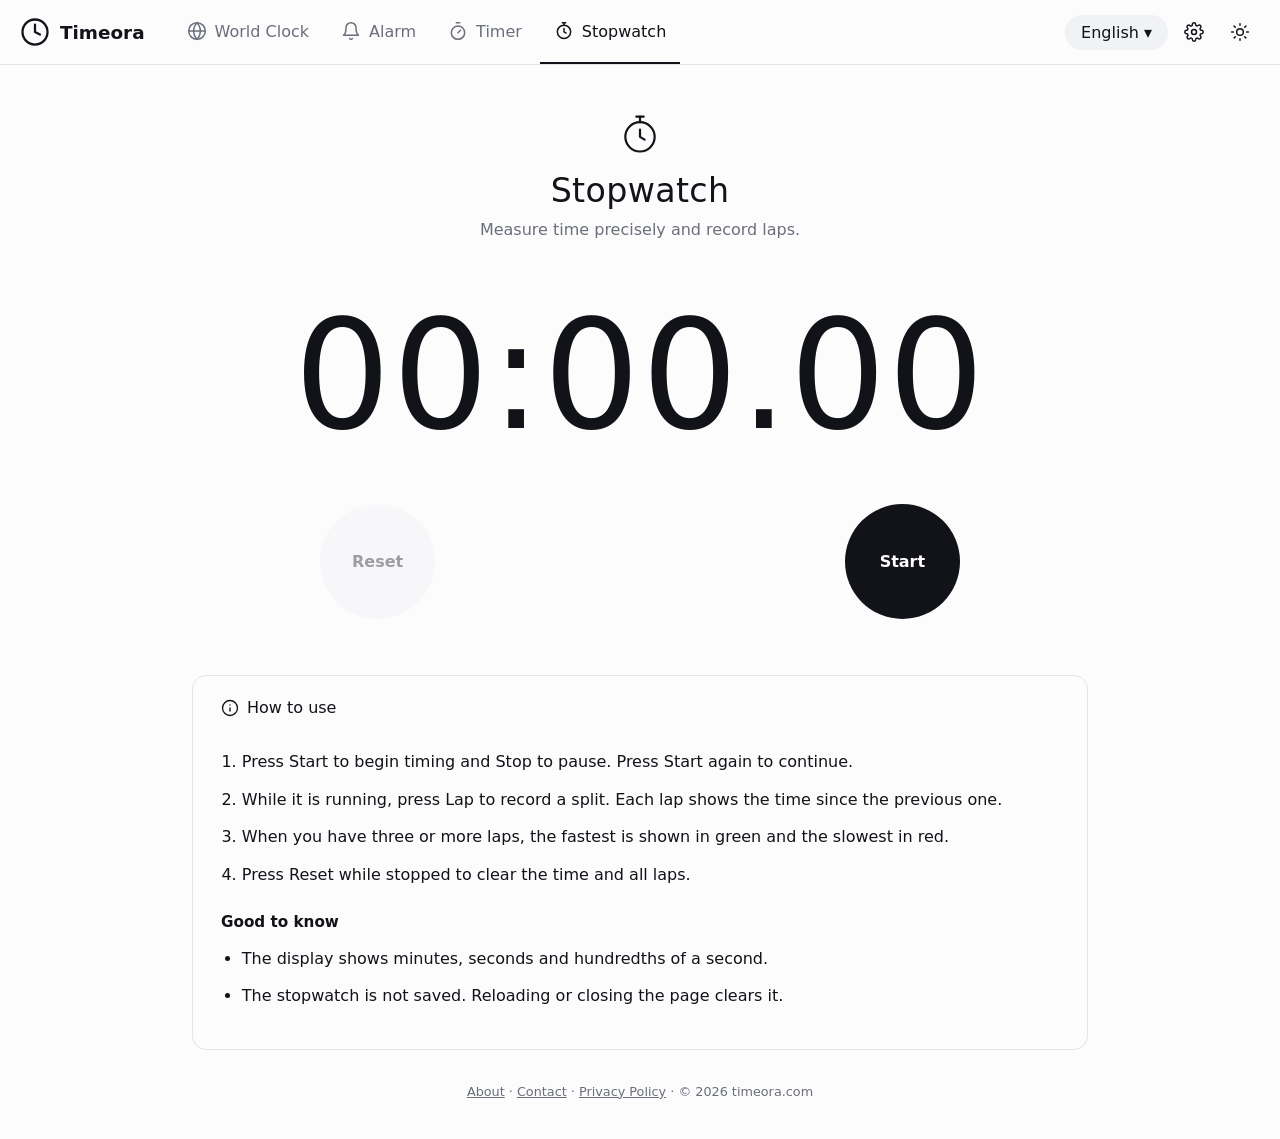
<file: stopwatch.html>
<!DOCTYPE html>
<html lang="en">
<head>
<link rel="icon" type="image/png" href="/favicon.png">
<meta charset="utf-8">
<meta name="viewport" content="width=device-width, initial-scale=1">
<link rel="canonical" href="https://timeora.co/stopwatch.html/">
<title>Online Stopwatch - 무료 온라인 스톱워치 및 랩타임 | Timeora</title>
<meta name="description" content="Use Timeora's free online stopwatch to measure elapsed time and record lap times. 경과 시간을 측정하고 랩타임을 기록할 수 있는 무료 온라인 스톱워치입니다.">
<!-- Paste your Google AdSense snippet here, inside <head>, after your account is created -->
<link rel="stylesheet" href="style.css">
</head>
<body>
<svg width="0" height="0" style="position:absolute" aria-hidden="true"><symbol id="i-clock" viewBox="0 0 24 24"><circle cx="12" cy="12" r="10"/><path d="M12 6v6l4 2"/></symbol><symbol id="i-globe" viewBox="0 0 24 24"><circle cx="12" cy="12" r="10"/><path d="M12 2a14.5 14.5 0 0 0 0 20 14.5 14.5 0 0 0 0-20"/><path d="M2 12h20"/></symbol><symbol id="i-bell" viewBox="0 0 24 24"><path d="M6 8a6 6 0 0 1 12 0c0 7 3 9 3 9H3s3-2 3-9"/><path d="M10.3 21a1.94 1.94 0 0 0 3.4 0"/></symbol><symbol id="i-timer" viewBox="0 0 24 24"><path d="M10 2h4"/><path d="M12 14l3-3"/><circle cx="12" cy="14" r="8"/></symbol><symbol id="i-stopwatch" viewBox="0 0 24 24"><circle cx="12" cy="13" r="8"/><path d="M12 9v4l2.5 1.5"/><path d="M10 2h4"/><path d="M12 2v3"/></symbol><symbol id="i-gear" viewBox="0 0 24 24"><circle cx="12" cy="12" r="3"/><path d="M19.4 15a1.65 1.65 0 0 0 .33 1.82l.06.06a2 2 0 1 1-2.83 2.83l-.06-.06a1.65 1.65 0 0 0-1.82-.33 1.65 1.65 0 0 0-1 1.51V21a2 2 0 1 1-4 0v-.09A1.65 1.65 0 0 0 9 19.4a1.65 1.65 0 0 0-1.82.33l-.06.06a2 2 0 1 1-2.83-2.83l.06-.06A1.65 1.65 0 0 0 4.68 15a1.65 1.65 0 0 0-1.51-1H3a2 2 0 1 1 0-4h.09A1.65 1.65 0 0 0 4.6 9a1.65 1.65 0 0 0-.33-1.82l-.06-.06a2 2 0 1 1 2.83-2.83l.06.06A1.65 1.65 0 0 0 9 4.68a1.65 1.65 0 0 0 1-1.51V3a2 2 0 1 1 4 0v.09a1.65 1.65 0 0 0 1 1.51 1.65 1.65 0 0 0 1.82-.33l.06-.06a2 2 0 1 1 2.83 2.83l-.06.06A1.65 1.65 0 0 0 19.4 9a1.65 1.65 0 0 0 1.51 1H21a2 2 0 1 1 0 4h-.09a1.65 1.65 0 0 0-1.51 1z"/></symbol><symbol id="i-sun" viewBox="0 0 24 24"><circle cx="12" cy="12" r="4"/><path d="M12 2v2M12 20v2M4.93 4.93l1.41 1.41M17.66 17.66l1.41 1.41M2 12h2M20 12h2M4.93 19.07l1.41-1.41M17.66 6.34l1.41-1.41"/></symbol><symbol id="i-moon" viewBox="0 0 24 24"><path d="M21 12.79A9 9 0 1 1 11.21 3 7 7 0 0 0 21 12.79z"/></symbol><symbol id="i-search" viewBox="0 0 24 24"><circle cx="11" cy="11" r="8"/><path d="m21 21-4.3-4.3"/></symbol><symbol id="i-plus" viewBox="0 0 24 24"><circle cx="12" cy="12" r="10"/><path d="M12 8v8M8 12h8"/></symbol><symbol id="i-info" viewBox="0 0 24 24"><circle cx="12" cy="12" r="10"/><path d="M12 16v-4M12 8h.01"/></symbol><symbol id="i-chev" viewBox="0 0 24 24"><path d="m6 9 6 6 6-6"/></symbol><symbol id="i-play" viewBox="0 0 24 24"><polygon points="7 4 20 12 7 20 7 4"/></symbol></svg>
<div class="topbar"><div class="topin">
<a class="brand" href="index.html"><svg class="ic" aria-hidden="true"><use href="#i-clock"/></svg><span>Timeora</span></a>
<nav role="tablist">
<a href="index.html" data-tab="world"><svg class="ic" aria-hidden="true"><use href="#i-globe"/></svg><span data-i18n="world">World Clock</span></a>
<a href="alarm.html" data-tab="alarm"><svg class="ic" aria-hidden="true"><use href="#i-bell"/></svg><span data-i18n="alarm">Alarm</span></a>
<a href="timer.html" data-tab="timer"><svg class="ic" aria-hidden="true"><use href="#i-timer"/></svg><span data-i18n="timer">Timer</span></a>
<a href="stopwatch.html" data-tab="stopwatch" aria-current="page"><svg class="ic" aria-hidden="true"><use href="#i-stopwatch"/></svg><span data-i18n="stopwatch">Stopwatch</span></a>
</nav>
<div class="tools"><button id="langBtn" class="pill"></button><button id="setBtn" class="iconbtn" aria-haspopup="dialog" aria-label="Settings"><svg class="ic" aria-hidden="true"><use href="#i-gear"/></svg></button><button id="themeBtn" class="iconbtn" aria-label="Theme"><svg class="ic" aria-hidden="true"><use id="themeUse" href="#i-sun"/></svg></button></div>
</div></div>
<div class="layout">
<div class="wrap">
<main>
<section id="stopwatch" class="panel spaced">
<div class="pagehead"><span class="hicon"><svg class="ic" aria-hidden="true"><use href="#i-stopwatch"/></svg></span><h1 data-i18n="stopwatch">Stopwatch</h1><p data-i18n="subStopwatch">Measure time precisely and record laps.</p></div>
<div id="swTime" class="big">00:00.00</div>
<div class="ctrl"><button id="swL" class="round"></button><button id="swR" class="round go"></button></div>
<div id="swLaps"></div>
<div class="info"><div class="infohead"><svg class="ic" aria-hidden="true"><use href="#i-info"/></svg><span data-i18n="more">How to use</span></div><div class="infobody"><div class="guide-wrap"><div class="guide" lang="en"><ol><li>Press Start to begin timing and Stop to pause. Press Start again to continue.</li><li>While it is running, press Lap to record a split. Each lap shows the time since the previous one.</li><li>When you have three or more laps, the fastest is shown in green and the slowest in red.</li><li>Press Reset while stopped to clear the time and all laps.</li></ol><h3>Good to know</h3><ul><li>The display shows minutes, seconds and hundredths of a second.</li><li>The stopwatch is not saved. Reloading or closing the page clears it.</li></ul></div><div class="guide" lang="ko" hidden><ol><li>‘시작’을 누르면 측정이 시작되고 ‘중지’를 누르면 멈춥니다. 다시 ‘시작’을 누르면 이어서 측정합니다.</li><li>측정 중에 ‘랩’을 누르면 구간 기록이 남습니다. 각 랩에는 이전 랩 이후의 시간이 표시됩니다.</li><li>랩이 3개 이상이면 가장 빠른 랩은 초록색, 가장 느린 랩은 빨간색으로 표시됩니다.</li><li>멈춘 상태에서 ‘재설정’을 누르면 시간과 모든 랩이 지워집니다.</li></ol><h3>알아두면 좋은 점</h3><ul><li>화면에는 분, 초, 100분의 1초가 표시됩니다.</li><li>스톱워치는 저장되지 않습니다. 페이지를 새로고침하거나 닫으면 기록이 사라집니다.</li></ul></div></div></div></div>
</section>
</main>
<footer><a href="about.html" id="fa">About</a> &middot; <a href="contact.html" data-i18n="contact">Contact</a> &middot; <a href="privacy.html" data-i18n="privacy">Privacy Policy</a> &middot; &copy; 2026 timeora.com</footer>
</div>
</div>
<div id="settings" hidden role="dialog" aria-modal="true" aria-labelledby="setTitle"><div class="box">
<div class="sethead"><h2 id="setTitle" data-i18n="settings">Settings</h2><button id="setClose" class="x" aria-label="Close">&times;</button></div>
<div class="field"><label for="sH24" data-i18n="use24">24-hour time</label><input type="checkbox" id="sH24" class="sw"></div>
<div class="field"><label for="sSec" data-i18n="showSec">Show seconds</label><input type="checkbox" id="sSec" class="sw"></div>
<div class="field col"><span data-i18n="numColor">Number color</span><div id="swatches" class="swatches"></div></div>
<div class="field"><label for="sVol" data-i18n="volume">Volume</label><input type="range" id="sVol" min="0" max="100" step="5"></div>
<button id="sReset" class="pill" data-i18n="resetAll">Reset to defaults</button>
</div></div>
<div id="ring" hidden role="alertdialog" aria-labelledby="ringTitle"><div class="box"><h2 id="ringTitle"></h2><div class="btns"><button id="snooze" class="pill" data-i18n="snooze">Snooze 9 min</button><button id="stop" class="pill solid" data-i18n="stop">Stop</button></div></div></div>
<script src="langs.js"></script>
<script src="app.js"></script>
<script>
(function(){const link=document.getElementById('fa');if(!link)return;function update(){link.textContent=pickLang()==='ko'?'소개':'About'}update();const original=LSTORE.set.bind(LSTORE);LSTORE.set=function(v){original(v);update()}})();
</script>
</body>
</html>
</file>
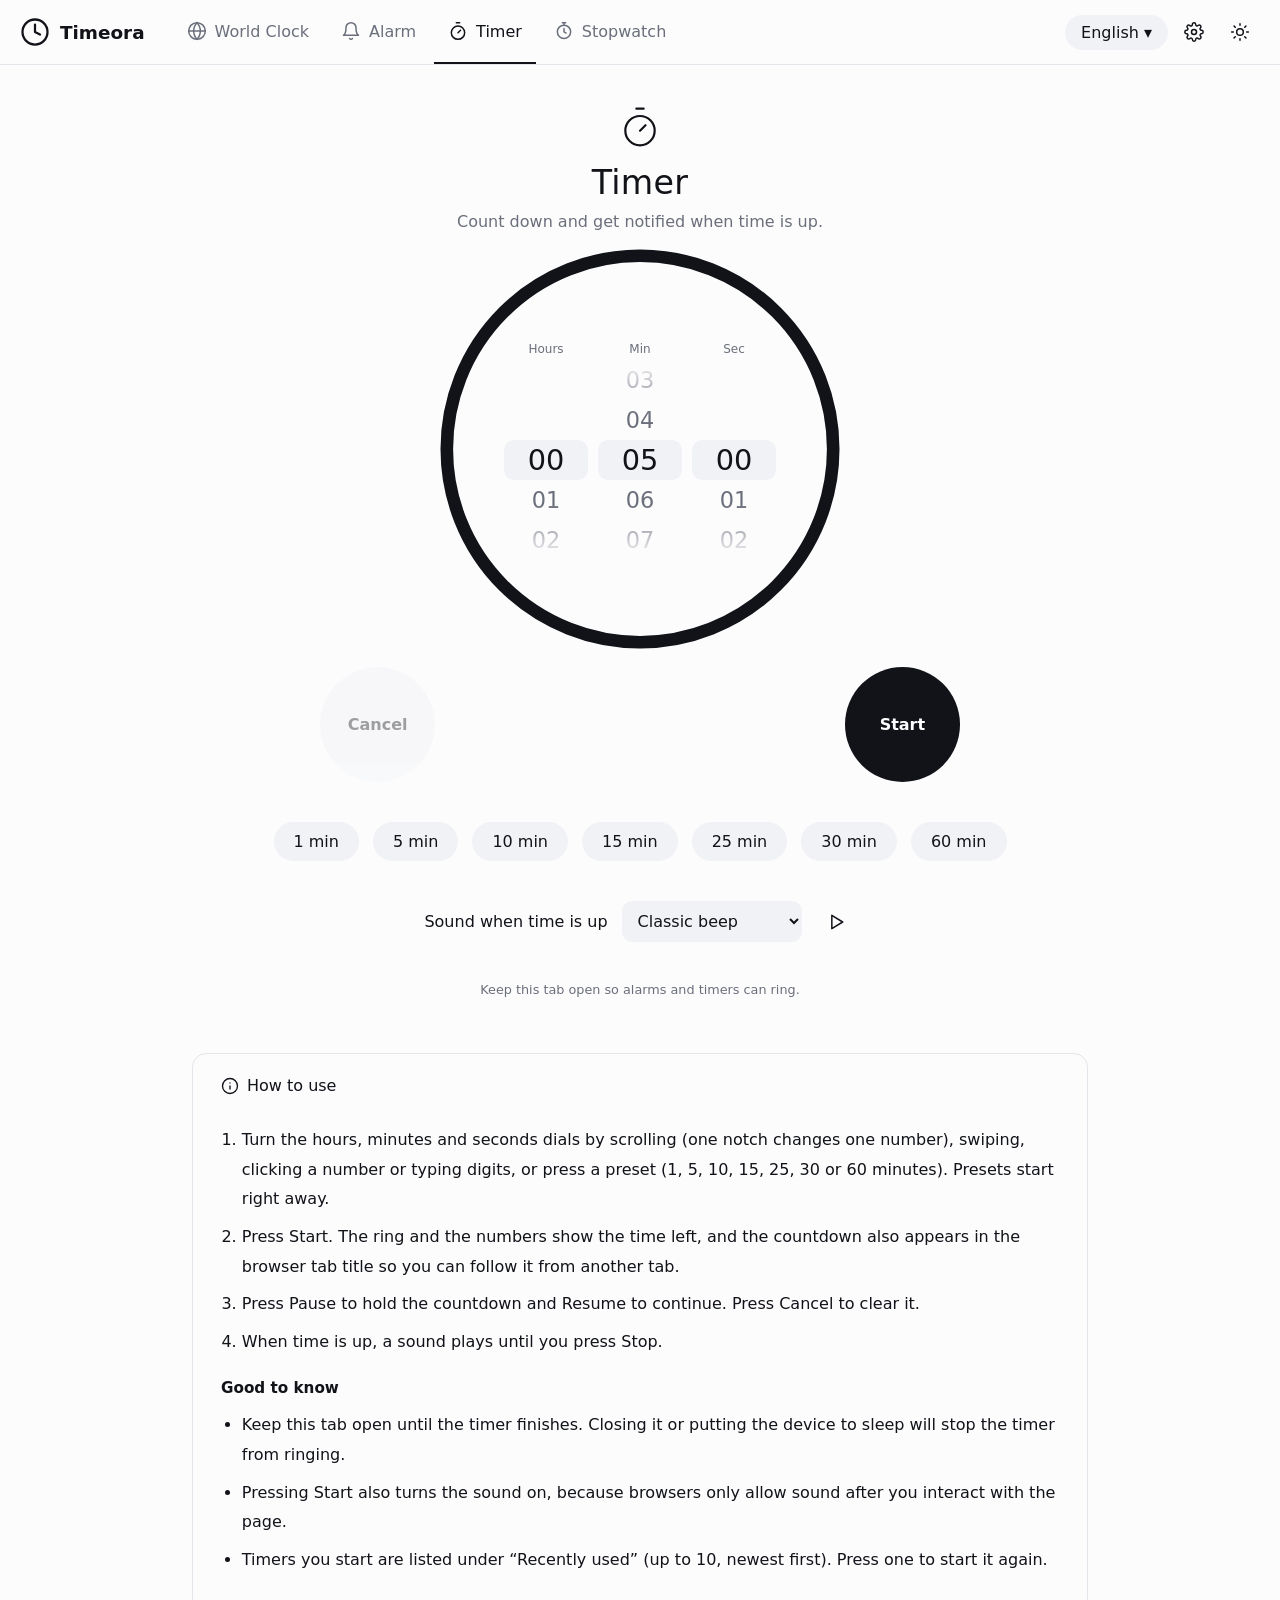
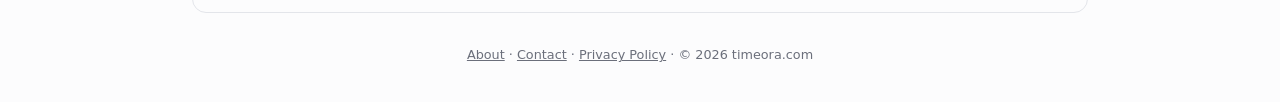
<file: timer.html>
<!DOCTYPE html>
<html lang="en">
<head>
<link rel="icon" type="image/png" href="/favicon.png">
<meta charset="utf-8">
<meta name="viewport" content="width=device-width, initial-scale=1">
<link rel="canonical" href="https://timeora.co/timer.html/">
<title>Online Countdown Timer - 무료 온라인 타이머 | Timeora</title>
<meta name="description" content="Use Timeora's free online countdown timer with quick presets, dial controls and 20 sounds. 간편한 시간 설정, 다이얼 조작, 20가지 소리를 지원하는 무료 온라인 카운트다운 타이머입니다.">
<!-- Paste your Google AdSense snippet here, inside <head>, after your account is created -->
<link rel="stylesheet" href="style.css">
</head>
<body>
<svg width="0" height="0" style="position:absolute" aria-hidden="true"><symbol id="i-clock" viewBox="0 0 24 24"><circle cx="12" cy="12" r="10"/><path d="M12 6v6l4 2"/></symbol><symbol id="i-globe" viewBox="0 0 24 24"><circle cx="12" cy="12" r="10"/><path d="M12 2a14.5 14.5 0 0 0 0 20 14.5 14.5 0 0 0 0-20"/><path d="M2 12h20"/></symbol><symbol id="i-bell" viewBox="0 0 24 24"><path d="M6 8a6 6 0 0 1 12 0c0 7 3 9 3 9H3s3-2 3-9"/><path d="M10.3 21a1.94 1.94 0 0 0 3.4 0"/></symbol><symbol id="i-timer" viewBox="0 0 24 24"><path d="M10 2h4"/><path d="M12 14l3-3"/><circle cx="12" cy="14" r="8"/></symbol><symbol id="i-stopwatch" viewBox="0 0 24 24"><circle cx="12" cy="13" r="8"/><path d="M12 9v4l2.5 1.5"/><path d="M10 2h4"/><path d="M12 2v3"/></symbol><symbol id="i-gear" viewBox="0 0 24 24"><circle cx="12" cy="12" r="3"/><path d="M19.4 15a1.65 1.65 0 0 0 .33 1.82l.06.06a2 2 0 1 1-2.83 2.83l-.06-.06a1.65 1.65 0 0 0-1.82-.33 1.65 1.65 0 0 0-1 1.51V21a2 2 0 1 1-4 0v-.09A1.65 1.65 0 0 0 9 19.4a1.65 1.65 0 0 0-1.82.33l-.06.06a2 2 0 1 1-2.83-2.83l.06-.06A1.65 1.65 0 0 0 4.68 15a1.65 1.65 0 0 0-1.51-1H3a2 2 0 1 1 0-4h.09A1.65 1.65 0 0 0 4.6 9a1.65 1.65 0 0 0-.33-1.82l-.06-.06a2 2 0 1 1 2.83-2.83l.06.06A1.65 1.65 0 0 0 9 4.68a1.65 1.65 0 0 0 1-1.51V3a2 2 0 1 1 4 0v.09a1.65 1.65 0 0 0 1 1.51 1.65 1.65 0 0 0 1.82-.33l.06-.06a2 2 0 1 1 2.83 2.83l-.06.06A1.65 1.65 0 0 0 19.4 9a1.65 1.65 0 0 0 1.51 1H21a2 2 0 1 1 0 4h-.09a1.65 1.65 0 0 0-1.51 1z"/></symbol><symbol id="i-sun" viewBox="0 0 24 24"><circle cx="12" cy="12" r="4"/><path d="M12 2v2M12 20v2M4.93 4.93l1.41 1.41M17.66 17.66l1.41 1.41M2 12h2M20 12h2M4.93 19.07l1.41-1.41M17.66 6.34l1.41-1.41"/></symbol><symbol id="i-moon" viewBox="0 0 24 24"><path d="M21 12.79A9 9 0 1 1 11.21 3 7 7 0 0 0 21 12.79z"/></symbol><symbol id="i-search" viewBox="0 0 24 24"><circle cx="11" cy="11" r="8"/><path d="m21 21-4.3-4.3"/></symbol><symbol id="i-plus" viewBox="0 0 24 24"><circle cx="12" cy="12" r="10"/><path d="M12 8v8M8 12h8"/></symbol><symbol id="i-info" viewBox="0 0 24 24"><circle cx="12" cy="12" r="10"/><path d="M12 16v-4M12 8h.01"/></symbol><symbol id="i-chev" viewBox="0 0 24 24"><path d="m6 9 6 6 6-6"/></symbol><symbol id="i-play" viewBox="0 0 24 24"><polygon points="7 4 20 12 7 20 7 4"/></symbol></svg>
<div class="topbar"><div class="topin">
<a class="brand" href="index.html"><svg class="ic" aria-hidden="true"><use href="#i-clock"/></svg><span>Timeora</span></a>
<nav role="tablist">
<a href="index.html" data-tab="world"><svg class="ic" aria-hidden="true"><use href="#i-globe"/></svg><span data-i18n="world">World Clock</span></a>
<a href="alarm.html" data-tab="alarm"><svg class="ic" aria-hidden="true"><use href="#i-bell"/></svg><span data-i18n="alarm">Alarm</span></a>
<a href="timer.html" data-tab="timer" aria-current="page"><svg class="ic" aria-hidden="true"><use href="#i-timer"/></svg><span data-i18n="timer">Timer</span></a>
<a href="stopwatch.html" data-tab="stopwatch"><svg class="ic" aria-hidden="true"><use href="#i-stopwatch"/></svg><span data-i18n="stopwatch">Stopwatch</span></a>
</nav>
<div class="tools"><button id="langBtn" class="pill"></button><button id="setBtn" class="iconbtn" aria-haspopup="dialog" aria-label="Settings"><svg class="ic" aria-hidden="true"><use href="#i-gear"/></svg></button><button id="themeBtn" class="iconbtn" aria-label="Theme"><svg class="ic" aria-hidden="true"><use id="themeUse" href="#i-sun"/></svg></button></div>
</div></div>
<div class="layout">
<div class="wrap">
<main>
<section id="timer" class="panel spaced">
<div class="pagehead"><span class="hicon"><svg class="ic" aria-hidden="true"><use href="#i-timer"/></svg></span><h1 data-i18n="timer">Timer</h1><p data-i18n="subTimer">Count down and get notified when time is up.</p></div>
<div class="ringbox">
<svg viewBox="0 0 200 200"><circle class="bg" cx="100" cy="100" r="92"/><circle class="fg" id="tmRing" cx="100" cy="100" r="92" stroke-dasharray="578" stroke-dashoffset="0"/></svg>
<div class="center">
<div id="tmInputs"><div class="wcol"><span class="wl" data-i18n="hr">Hours</span><div class="wheel" id="tH" tabindex="0" role="spinbutton" aria-valuemin="0" aria-valuemax="99" aria-valuenow="0"></div></div><div class="wcol"><span class="wl" data-i18n="min">Min</span><div class="wheel" id="tM" tabindex="0" role="spinbutton" aria-valuemin="0" aria-valuemax="59" aria-valuenow="0"></div></div><div class="wcol"><span class="wl" data-i18n="sec">Sec</span><div class="wheel" id="tS" tabindex="0" role="spinbutton" aria-valuemin="0" aria-valuemax="59" aria-valuenow="0"></div></div></div>
<div id="tmText" class="big" hidden>00:00:00</div>
</div>
</div>
<div class="ctrl"><button id="tmL" class="round"></button><button id="tmR" class="round go"></button></div>
<div id="presets" class="chips"></div>
<div class="soundrow"><label for="tSound" data-i18n="timerSoundLbl">Sound when time is up</label><select id="tSound"></select><button type="button" id="tPrev" class="iconbtn" aria-label="Preview"><svg class="ic" aria-hidden="true"><use href="#i-play"/></svg></button></div>
<p class="note" data-i18n="keepOpen">Keep this tab open so alarms and timers can ring.</p>
<div class="recent" id="tmRecent" hidden><div class="rhead"><span data-i18n="recent">Recently used</span><button type="button" class="linkbtn" data-clear="1" data-i18n="clear">Clear</button></div><div class="rlist"></div></div>
<div class="info"><div class="infohead"><svg class="ic" aria-hidden="true"><use href="#i-info"/></svg><span data-i18n="more">How to use</span></div><div class="infobody"><div class="guide-wrap"><div class="guide" lang="en"><ol><li>Turn the hours, minutes and seconds dials by scrolling (one notch changes one number), swiping, clicking a number or typing digits, or press a preset (1, 5, 10, 15, 25, 30 or 60 minutes). Presets start right away.</li><li>Press Start. The ring and the numbers show the time left, and the countdown also appears in the browser tab title so you can follow it from another tab.</li><li>Press Pause to hold the countdown and Resume to continue. Press Cancel to clear it.</li><li>When time is up, a sound plays until you press Stop.</li></ol><h3>Good to know</h3><ul><li>Keep this tab open until the timer finishes. Closing it or putting the device to sleep will stop the timer from ringing.</li><li>Pressing Start also turns the sound on, because browsers only allow sound after you interact with the page.</li><li>Timers you start are listed under “Recently used” (up to 10, newest first). Press one to start it again.</li></ul></div><div class="guide" lang="ko" hidden><ol><li>시간, 분, 초 다이얼을 스크롤(한 칸에 숫자 하나씩)하거나 밀거나, 숫자를 누르거나 직접 입력해서 맞추거나 프리셋(1, 5, 10, 15, 25, 30, 60분)을 누릅니다. 프리셋은 누르는 즉시 시작됩니다.</li><li>‘시작’을 누르면 원과 숫자로 남은 시간이 표시되고, 브라우저 탭 제목에도 카운트다운이 나타나므로 다른 탭에서도 확인할 수 있습니다.</li><li>‘일시정지’로 멈추고 ‘계속’으로 이어갈 수 있으며, ‘취소’를 누르면 초기화됩니다.</li><li>시간이 끝나면 ‘중지’를 누를 때까지 소리가 납니다.</li></ol><h3>알아두면 좋은 점</h3><ul><li>타이머가 끝날 때까지 이 탭을 열어 두어야 합니다. 탭을 닫거나 기기가 절전 상태가 되면 울리지 않습니다.</li><li>브라우저는 사용자가 페이지를 조작한 뒤에만 소리를 허용하므로, ‘시작’을 누르면 소리도 함께 켜집니다.</li><li>시작한 타이머는 ‘최근 사용한 항목’에 최신순으로 최대 10개까지 표시되며, 누르면 같은 시간으로 다시 시작합니다.</li></ul></div></div></div></div>
</section>
</main>
<footer><a href="about.html" id="fa">About</a> &middot; <a href="contact.html" data-i18n="contact">Contact</a> &middot; <a href="privacy.html" data-i18n="privacy">Privacy Policy</a> &middot; &copy; 2026 timeora.com</footer>
</div>
</div>
<div id="settings" hidden role="dialog" aria-modal="true" aria-labelledby="setTitle"><div class="box">
<div class="sethead"><h2 id="setTitle" data-i18n="settings">Settings</h2><button id="setClose" class="x" aria-label="Close">&times;</button></div>
<div class="field"><label for="sH24" data-i18n="use24">24-hour time</label><input type="checkbox" id="sH24" class="sw"></div>
<div class="field"><label for="sSec" data-i18n="showSec">Show seconds</label><input type="checkbox" id="sSec" class="sw"></div>
<div class="field col"><span data-i18n="numColor">Number color</span><div id="swatches" class="swatches"></div></div>
<div class="field"><label for="sVol" data-i18n="volume">Volume</label><input type="range" id="sVol" min="0" max="100" step="5"></div>
<button id="sReset" class="pill" data-i18n="resetAll">Reset to defaults</button>
</div></div>
<div id="ring" hidden role="alertdialog" aria-labelledby="ringTitle"><div class="box"><h2 id="ringTitle"></h2><div class="btns"><button id="snooze" class="pill" data-i18n="snooze">Snooze 9 min</button><button id="stop" class="pill solid" data-i18n="stop">Stop</button></div></div></div>
<script src="langs.js"></script>
<script src="app.js"></script>
<script>
(function(){const link=document.getElementById('fa');if(!link)return;function update(){link.textContent=pickLang()==='ko'?'소개':'About'}update();const original=LSTORE.set.bind(LSTORE);LSTORE.set=function(v){original(v);update()}})();
</script>
</body>
</html>
</file>
<file: style.css>
:root{--bg:#fcfcfd;--card:#fff;--card2:#f1f2f5;--line:#e3e5ea;--text:#111318;--sub:#6b6f7b;--accent:#111318;--on-accent:#fff;--red:#d63a3a;--num:var(--text);color-scheme:light}
@media(prefers-color-scheme:dark){:root:not([data-theme=light]){--bg:#0f1014;--card:#16171c;--card2:#22242b;--line:#2b2d36;--text:#f3f3f6;--sub:#9b9da9;--accent:#f3f3f6;--on-accent:#0f1014;--red:#ff6b6b;color-scheme:dark}}
:root[data-theme=dark]{--bg:#0f1014;--card:#16171c;--card2:#22242b;--line:#2b2d36;--text:#f3f3f6;--sub:#9b9da9;--accent:#f3f3f6;--on-accent:#0f1014;--red:#ff6b6b;color-scheme:dark}
*{box-sizing:border-box}
[hidden]{display:none!important}
html,body{margin:0}
body{background:var(--bg);color:var(--text);font-family:"Avenir Next","Segoe UI",system-ui,-apple-system,sans-serif;min-height:100vh;padding:env(safe-area-inset-top,0) 0 env(safe-area-inset-bottom,0)}
.wrap{min-width:0;padding:16px 0}
header{display:flex;justify-content:space-between;align-items:center;margin-bottom:12px}
h1{font-size:1.25rem;margin:0;font-weight:600;letter-spacing:.01em}
button,select,input{font:inherit;color:inherit}
button{cursor:pointer;border:0}
:focus-visible{outline:2px solid var(--accent);outline-offset:2px}
.pill{background:var(--card2);padding:8px 16px;border-radius:999px}
.pill.solid{background:var(--accent);color:var(--on-accent);font-weight:600}
nav{display:flex;gap:4px;background:var(--card);padding:4px;border-radius:14px;margin-bottom:16px}
nav button{flex:1;background:none;padding:10px 4px;border-radius:10px;color:var(--sub);font-size:.9rem}
nav button[aria-selected=true]{background:var(--card2);color:var(--text);font-weight:600}
.card{background:var(--card);border-radius:16px;padding:14px 16px;margin-bottom:10px}
.row{display:flex;gap:8px;align-items:center}
.big{color:var(--num);font-size:clamp(3rem,7vw,5rem);font-weight:200;font-variant-numeric:tabular-nums;text-align:center;letter-spacing:.01em}
.city{display:flex;justify-content:space-between;align-items:center;gap:12px}
.city .name{font-size:clamp(1.15rem,1.8vw,1.6rem)}
.city .country{font-size:.75rem;color:var(--sub);margin-left:8px}
.city .meta{color:var(--sub);font-size:.85rem}
.city .time{font-size:clamp(2rem,3.4vw,3.4rem);font-weight:200;font-variant-numeric:tabular-nums;color:var(--num)}
.x{background:none;color:var(--sub);font-size:1.3rem;padding:4px 8px}
select,input[type=text],input[type=time],input[type=number]{background:var(--card2);border:0;border-radius:10px;padding:10px 12px;width:100%}
.days{display:flex;gap:6px;margin:10px 0}
.days button{flex:1;background:var(--card2);padding:8px 0;border-radius:10px;font-size:.8rem;color:var(--sub)}
.days button[aria-pressed=true]{background:var(--accent);color:var(--on-accent);font-weight:600}
.alarm{display:flex;align-items:center;justify-content:space-between;gap:10px}
.alarm .t{font-size:clamp(2.4rem,4vw,3.6rem);font-weight:200;font-variant-numeric:tabular-nums;color:var(--num)}
.alarm.off .t,.alarm.off .meta{opacity:.45}
.meta{color:var(--sub);font-size:.85rem}
.sw{appearance:none;width:48px;height:28px;border-radius:999px;background:var(--card2);position:relative;cursor:pointer;flex:none}
.sw::after{content:"";position:absolute;top:3px;left:3px;width:22px;height:22px;border-radius:50%;background:#fff;transition:transform .15s}
.sw:checked{background:var(--accent)}
.sw:checked::after{transform:translateX(20px)}
.ctrl{display:flex;justify-content:space-between;max-width:560px;margin:18px auto}
.round{width:clamp(84px,9vw,120px);height:clamp(84px,9vw,120px);border-radius:50%;background:var(--card2);font-weight:600}
.round.go{background:var(--accent);color:var(--on-accent)}
.round.stop{background:var(--red);color:#fff}
.round:disabled{opacity:.4;cursor:default}
.lap{display:flex;justify-content:space-between;padding:10px 4px;border-bottom:1px solid var(--card2);font-variant-numeric:tabular-nums}
.lap.best{color:#5fe0a0}.lap.worst{color:var(--red)}
.ringbox{position:relative;width:min(620px,100%,72vh);aspect-ratio:1;margin:8px auto}
.ringbox svg{width:100%;height:100%;transform:rotate(-90deg)}
.ringbox circle{fill:none;stroke-width:6}
.ringbox .bg{stroke:var(--card2)}
.ringbox .fg{stroke:var(--accent);stroke-linecap:round;transition:stroke-dashoffset .25s linear}
.center{position:absolute;inset:0;display:flex;flex-direction:column;align-items:center;justify-content:center}
.center .big{font-size:clamp(2.8rem,8vw,5.5rem)}
#tmInputs{display:flex;gap:6px;width:80%}
#tmInputs label{flex:1;text-align:center;font-size:.75rem;color:var(--sub)}
#tmInputs input{text-align:center;font-size:clamp(1.5rem,4vw,3rem);font-weight:300;padding:8px 2px;margin-top:4px}
.chips{display:flex;flex-wrap:wrap;gap:8px;justify-content:center}
.note{color:var(--sub);font-size:.8rem;text-align:center;margin:14px 0}
.guide{max-width:820px;margin:28px auto 0;background:var(--card);border-radius:16px;padding:6px 20px 16px;line-height:1.65;font-size:.95rem}
.guide h2{font-size:1.1rem;margin:14px 0 6px}
.guide h3{font-size:.95rem;margin:14px 0 4px;color:var(--accent)}
.guide ol,.guide ul{margin:6px 0;padding-left:1.3em}
.guide li{margin:4px 0}
.layout{display:grid;grid-template-columns:minmax(0,1fr);gap:20px;max-width:1800px;margin:0 auto;padding:0 12px;align-items:start}
#worldList,#alarmList{display:grid;grid-template-columns:repeat(auto-fill,minmax(min(100%,340px),1fr));gap:12px;margin-bottom:12px}
#worldList .card,#alarmList .card{margin:0}
#swTime{font-size:clamp(3.5rem,13vw,9.5rem)}
#swLaps{max-width:720px;margin:0 auto}
#settings{position:fixed;inset:0;background:rgba(10,10,25,.6);display:flex;align-items:center;justify-content:center;z-index:9}
#settings .box{background:var(--card);border-radius:20px;padding:16px 24px 24px;width:min(400px,92vw)}
.sethead{display:flex;justify-content:space-between;align-items:center}
.sethead h2{margin:0;font-size:1.15rem}
.field{display:flex;justify-content:space-between;align-items:center;gap:12px;padding:12px 0;border-bottom:1px solid var(--card2)}
.field.col{flex-direction:column;align-items:stretch}
.field select{width:auto}
.swatches{display:flex;gap:10px;flex-wrap:wrap;align-items:center;margin-top:8px}
.swatches button{width:32px;height:32px;border-radius:50%;border:2px solid transparent;padding:0;outline:1px solid var(--card2)}
.swatches button[aria-pressed=true]{border-color:var(--accent)}
.swatches input{width:40px;height:32px;padding:0;border:0;background:none}
#sReset{margin-top:16px;width:100%}
footer{color:var(--sub);font-size:.8rem;text-align:center;padding:10px 0 24px}
footer a{color:var(--sub)}
#ring{position:fixed;inset:0;background:rgba(10,10,25,.85);display:flex;align-items:center;justify-content:center;z-index:10}
#ring .box{background:var(--card);border-radius:20px;padding:28px;width:min(340px,90vw);text-align:center}
#ring h2{margin:0 0 20px;font-weight:500}
#ring .btns{display:flex;gap:10px;justify-content:center}
@media(prefers-reduced-motion:reduce){*{transition:none!important}}

.ic{width:20px;height:20px;fill:none;stroke:currentColor;stroke-width:1.8;stroke-linecap:round;stroke-linejoin:round;flex:none}
.topbar{position:sticky;top:0;z-index:8;background:var(--bg);border-bottom:1px solid var(--line)}
.topin{max-width:1800px;margin:0 auto;padding:0 20px;height:64px;display:flex;align-items:center;gap:28px}
.brand{display:flex;align-items:center;gap:10px;font-weight:600;font-size:1.15rem;color:var(--text);text-decoration:none}
.brand .ic{width:30px;height:30px}
.topbar nav{display:flex;gap:4px;background:none;padding:0;margin:0;border-radius:0}
.topbar nav a{text-decoration:none;flex:none;display:flex;align-items:center;gap:8px;height:64px;padding:0 14px;background:none;border-radius:0;border-bottom:2px solid transparent;color:var(--sub);font-weight:400}
.topbar nav a[aria-current=page]{background:none;color:var(--text);border-bottom-color:var(--text);font-weight:500}
.tools{margin-left:auto;display:flex;align-items:center;gap:6px}
.iconbtn{background:none;width:40px;height:40px;border-radius:50%;display:inline-flex;align-items:center;justify-content:center;color:var(--text)}
.iconbtn:hover{background:var(--card2)}
.card{border:1px solid var(--line);border-radius:14px}
.pagehead{text-align:center;margin:20px 0 4px}
.hicon{display:inline-flex;margin-bottom:8px}
.hicon .ic{width:44px;height:44px;stroke-width:1.2}
.pagehead h1{font-size:clamp(1.7rem,2.6vw,2.4rem);font-weight:500;margin:0}
.pagehead p{color:var(--sub);margin:6px 0 0}
.nowclock{font-size:clamp(3.5rem,9vw,8.5rem);font-weight:300;white-space:nowrap;margin-top:10px}
.nowdate{text-align:center;color:var(--sub);font-size:clamp(1rem,1.5vw,1.4rem);margin:4px 0 22px}
.search{position:relative;margin:6px 0 18px}
.search>.ic{position:absolute;left:20px;top:50%;transform:translateY(-50%);color:var(--sub)}
.search input{width:100%;padding:15px 20px 15px 52px;border-radius:999px;border:1px solid var(--line);background:var(--bg)}
.results{position:absolute;left:0;right:0;top:calc(100% + 6px);background:var(--card);border:1px solid var(--line);border-radius:16px;max-height:320px;overflow:auto;z-index:5;padding:6px}
.results button{display:flex;width:100%;justify-content:space-between;align-items:center;background:none;padding:10px 14px;border-radius:10px;text-align:left}
.results button:hover{background:var(--card2)}
.results .country,.noresult{color:var(--sub);font-size:.85rem;margin-left:6px}
.noresult{padding:10px 14px}
#worldList{grid-template-columns:repeat(auto-fill,minmax(min(100%,260px),1fr))}
.ccard{position:relative;padding:18px 20px!important}
.ccard .rm{position:absolute;top:8px;right:10px}
.ccard .name{font-size:1.1rem;font-weight:500;padding-right:28px}
.ccard .country{font-size:.8rem;color:var(--sub)}
.ccard .time{font-size:clamp(1.8rem,2.4vw,2.6rem);font-weight:300;font-variant-numeric:tabular-nums;color:var(--num);margin:10px 0 2px}
.ccard .meta{font-size:.85rem}
.addalarm{display:flex;flex-wrap:wrap;gap:12px;align-items:center;margin-bottom:12px!important}
.addalarm #aTime{width:150px}
.addalarm #aLabel{flex:1 1 200px;width:auto}
.addalarm .days{flex:1 1 320px;margin:0}
.ringbox{width:min(460px,100%,60vh)}
.lap.best{color:#1f9d63}
.info{border:1px solid var(--line);border-radius:14px;margin-top:28px;min-height:200px}
.infohead{display:flex;gap:8px;align-items:center;padding:16px 20px;font-weight:500}
.infohead .ic{width:18px;height:18px}
.infobody{padding:0 20px 20px}
@media(max-width:700px){.topin{gap:8px;padding:0 10px}.brand span,.topbar nav a span{display:none}.topbar nav a{padding:0 10px}}
#world .nowdate{margin-bottom:40px}
#world .search{margin-bottom:32px}
#worldList{gap:16px}
.tzlabel{text-align:center;color:var(--sub);font-size:.85rem;letter-spacing:.04em;margin-top:6px}
.addalarm select,.soundrow select{width:auto;flex:0 1 180px}
.soundrow{display:flex;align-items:center;justify-content:center;flex-wrap:wrap;gap:8px;margin:14px 0}
.infobody .guide{max-width:none;margin:0;padding:0;background:none;border-radius:0;font-size:1rem}
.infobody .guide h3{margin-top:18px}
.mainpick{position:relative;display:flex;justify-content:flex-end;margin-top:14px}
.mainpick .pill{display:inline-flex;align-items:center;gap:8px;border:1px solid var(--line);background:var(--bg)}
.mainpick .chev{width:16px;height:16px}
#mainMenu{left:auto;right:0;width:min(360px,100%);max-height:none;overflow:visible;top:calc(100% + 6px)}
#mainSearch{width:100%;padding:10px 14px;border-radius:10px;border:1px solid var(--line);background:var(--bg);margin-bottom:6px}
#mainList{max-height:280px;overflow:auto}
.results button[aria-current=true]{background:var(--card2);font-weight:600}
.field input[type=range]{width:170px;accent-color:var(--accent)}
#tmInputs{width:auto;gap:10px}
.wcol{display:flex;flex-direction:column;align-items:center}
.wl{font-size:.75rem;color:var(--sub);margin-bottom:4px}
.wheel{width:clamp(60px,13vw,84px);height:200px;overflow-y:auto;scroll-snap-type:y mandatory;scrollbar-width:none;overscroll-behavior:contain;-webkit-mask-image:linear-gradient(transparent,#000 28%,#000 72%,transparent);mask-image:linear-gradient(transparent,#000 28%,#000 72%,transparent)}
.wheel::-webkit-scrollbar{display:none}
.wheel .pad{height:80px}
.wheel .wi{height:40px;line-height:40px;text-align:center;scroll-snap-align:center;font-size:1.4rem;color:var(--sub);font-variant-numeric:tabular-nums;cursor:pointer}
.wheel .wi.sel{color:var(--num);font-weight:500;font-size:1.8rem;background:var(--card2);border-radius:10px}
.recent{margin-top:20px}
.rhead{display:flex;justify-content:space-between;align-items:center;font-weight:500;margin-bottom:8px}
.linkbtn{background:none;color:var(--sub);font-size:.85rem;text-decoration:underline;padding:4px}
.rlist{display:flex;flex-wrap:wrap;gap:8px}
.rlist .pill{border:1px solid var(--line);background:var(--bg)}
.rchip{display:inline-flex;gap:8px;align-items:baseline;text-align:left}
.rchip small{color:var(--sub)}
.timesel{display:flex;align-items:center;gap:6px}
.addalarm .timesel select{flex:none;width:auto;font-size:1.1rem}
/* ---- roomier spacing (about 1cm between groups on desktop) ---- */
:root{--gap:clamp(24px,3.2vw,38px)}
#alarm .pagehead,#timer .pagehead,#stopwatch .pagehead{margin:32px 0 var(--gap)}
#alarm .nowdate{margin-bottom:var(--gap)}
.addalarm{gap:18px 16px;padding:24px 28px!important;margin-bottom:var(--gap)!important}
#alarmList{gap:20px;margin-bottom:var(--gap)}
.alarm.card{padding:20px 24px}
#timer .ringbox{margin:0 auto}
.ctrl{max-width:640px;margin:var(--gap) auto}
#presets{gap:14px;margin-bottom:var(--gap)}
#presets .pill{padding:12px 22px}
.soundrow{gap:12px;margin:0 0 var(--gap)}
#alarm .note,#timer .note{margin:0 0 var(--gap)}
.recent{margin:0 0 var(--gap)}
.rhead{margin-bottom:14px}
.rlist{gap:12px}
#swTime{margin:0}
#swLaps{margin-bottom:var(--gap)}
.lap{padding:14px 8px}
.info{margin-top:var(--gap)}
.infohead{padding:20px 24px}
.infobody{padding:0 24px 28px}
.infobody li{margin:8px 0}
.spaced{padding-bottom:24px}
.spaced .pagehead{margin:40px 0 16px}
.spaced .hicon{margin-bottom:14px}
.spaced .pagehead p{margin-top:10px}
.spaced .tzlabel{margin-top:14px}
.spaced .nowdate{margin:10px 0 48px}
.spaced .addalarm{padding:26px 28px;gap:20px 18px;margin-bottom:36px!important}
.spaced .addalarm .days{gap:10px}
.spaced .days button{padding:11px 0}
.spaced #alarmList{gap:20px;margin-bottom:12px}
.spaced .card.alarm{padding:22px 26px;gap:18px}
.spaced .note{margin:36px 0 8px}
.spaced .ringbox{margin:36px auto 44px}
.spaced .ctrl{margin:40px auto}
.spaced #presets{gap:14px;margin:40px 0}
.spaced #presets .pill{padding:10px 20px}
.spaced .soundrow{gap:14px;margin:40px 0}
.spaced #swTime{margin:48px 0 36px}
.spaced #swLaps{margin-top:44px}
.spaced .lap{padding:16px 10px}
.spaced .recent{margin-top:44px}
.spaced .rhead{margin-bottom:16px}
.spaced .rlist{gap:12px}
.spaced .info{margin-top:56px}
.spaced .infohead{padding:22px 28px}
.spaced .infobody{padding:0 28px 30px}
.spaced .infobody .guide{line-height:1.85}
.spaced .infobody .guide li{margin:8px 0}
#timer .pagehead{margin:24px 0 4px}
#timer .ringbox{margin:8px auto 0;width:min(420px,100%,56vh)}
#timer .ctrl{margin:4px auto 28px}

#world{position:relative}
#world .mainpick{position:absolute;top:3px;right:0;left:auto;margin:0;z-index:6}
#world #mainMenu{left:auto;right:0;width:320px;max-width:calc(100vw - 32px)}
#world .tzlabel{margin-top:28px}
/* Keep the same side gutters the (now removed) ad columns used: 160px column + 20px gap on each side */
@media(min-width:1001px){.wrap{margin:0 180px}}
</file>
